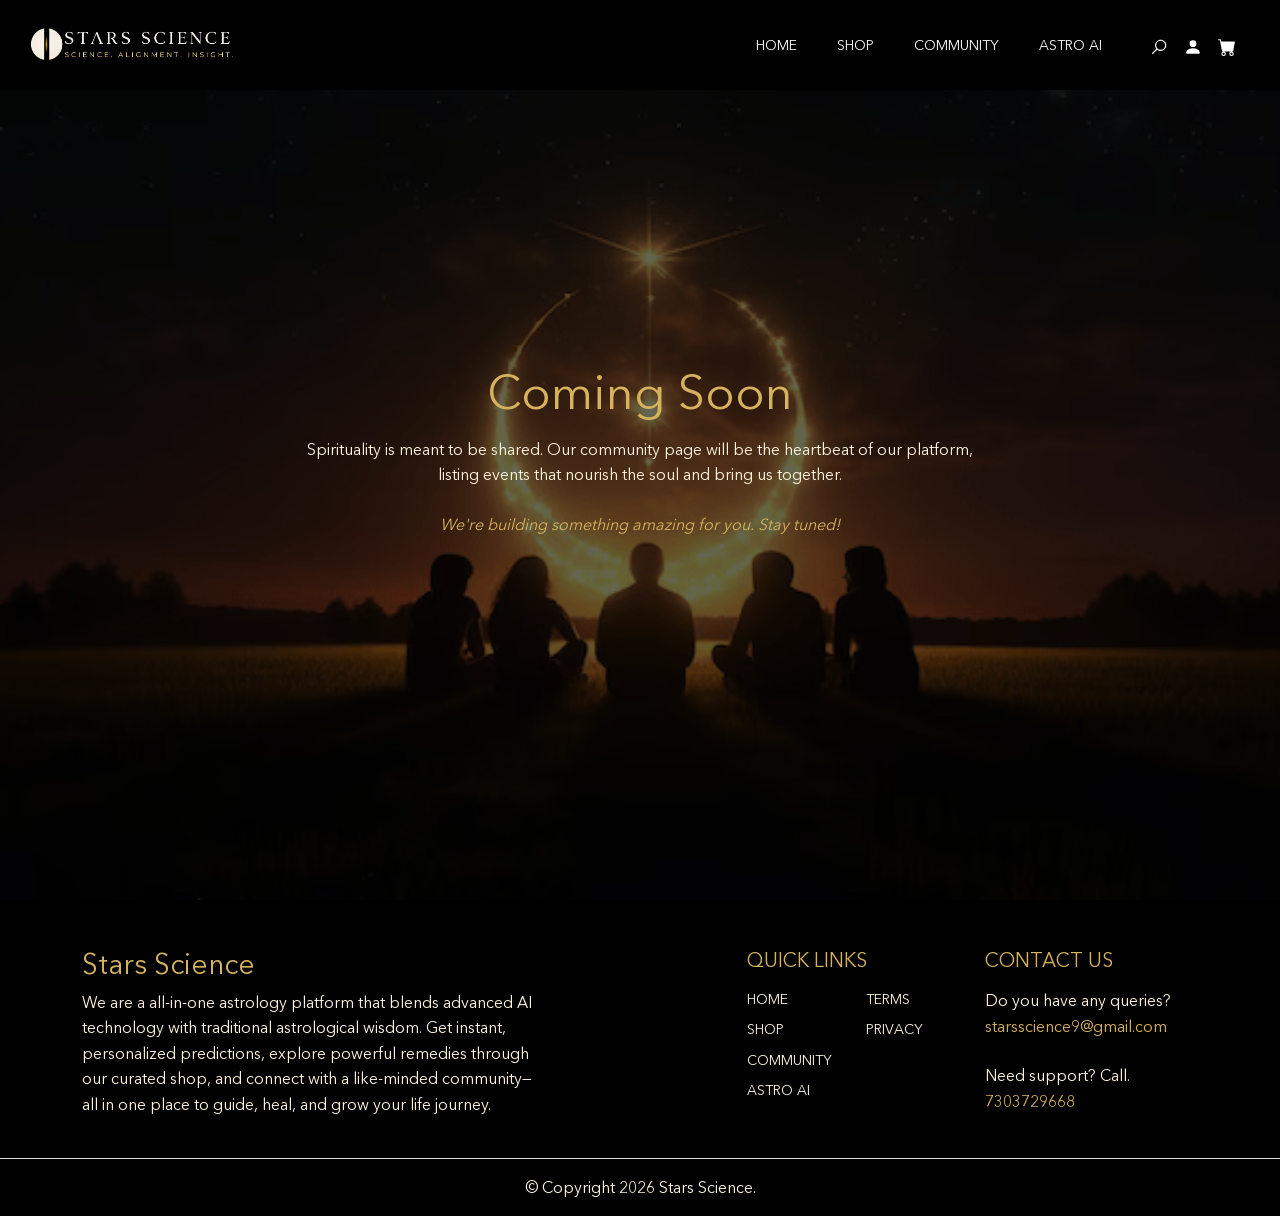
<file: community.html>
<!DOCTYPE html>
<html>

<head>
    <title>Stars Science</title>
    <meta charset="utf-8">
    <meta http-equiv="X-UA-Compatible" content="IE=edge">
    <meta name="viewport" content="width=device-width, initial-scale=1.0">
    <meta name="format-detection" content="telephone=no">
    <meta name="apple-mobile-web-app-capable" content="yes">
    <meta name="author" content="">
    <meta name="keywords" content="">
    <meta name="description" content="">
    <link rel="stylesheet" type="text/css" href="css/bootstrap.min.css">
    <link rel="stylesheet" type="text/css" href="style.css">
    <link rel="stylesheet" href="https://cdn.jsdelivr.net/npm/swiper@9/swiper-bundle.min.css" />
    <link rel="preconnect" href="https://fonts.googleapis.com">
    <link rel="preconnect" href="https://fonts.gstatic.com" crossorigin>
    <link
        href="https://fonts.googleapis.com/css2?family=Jost:wght@300;400;500&family=Lato:wght@300;400;700&display=swap"
        rel="stylesheet">
    <!-- script
    ================================================== -->
    <script src="js/modernizr.js"></script>
    <style>
        * {
            box-sizing: border-box;
            margin: 0;
            padding: 0;
        }

        body,
        html {
            height: 100%;
            font-family: Arial, sans-serif;
        }

        .background {
            background-image: url('./new-img/community\ banner.png');
            /* Replace with your own construction image */
            background-size: cover;
            background-position: center;
            height: 100%;
            position: relative;
        }

        .overlay {
            background-color: rgba(0, 0, 0, 0.6);
            position: absolute;
            top: 0;
            left: 0;
            right: 0;
            bottom: 0;
        }

        .content {
            position: relative;
            z-index: 1;
            color: #fff;
            text-align: center;
            top: 50%;
            transform: translateY(-50%);
            padding: 0 20px;
        }

        h1 {
            font-size: 3rem;
            margin-bottom: 1rem;
            color: #D6B25E;
        }

        p {
            font-size: 1rem;
            max-width: 700px;
            margin: 0 auto 1.5rem;
            color: #FFF4E1;
        }

        .tagline {
            font-style: italic;
            font-size: 1rem;
            color: #D6B25E;
        }

        .text-gl {
            color: #D6B25E;
        }

        .text-wt {
            color: #FFF4E1;
        }

        @media (max-width: 600px) {
            h1 {
                font-size: 2rem;
            }

            p {
                font-size: 1rem;
            }
        }
    </style>
</head>

<body data-bs-spy="scroll" data-bs-target="#navbar" data-bs-root-margin="0px 0px -40%" data-bs-smooth-scroll="true"
    tabindex="0">

    <svg xmlns="http://www.w3.org/2000/svg" style="display: none;">
        <symbol id="search" xmlns="http://www.w3.org/2000/svg" viewBox="0 0 32 32">
            <title>Search</title>
            <path fill="#fff"
                d="M19 3C13.488 3 9 7.488 9 13c0 2.395.84 4.59 2.25 6.313L3.281 27.28l1.439 1.44l7.968-7.969A9.922 9.922 0 0 0 19 23c5.512 0 10-4.488 10-10S24.512 3 19 3zm0 2c4.43 0 8 3.57 8 8s-3.57 8-8 8s-8-3.57-8-8s3.57-8 8-8z" />
        </symbol>
        <symbol xmlns="http://www.w3.org/2000/svg" id="user" viewBox="0 0 16 16">
            <path fill="#FFFFFF" d="M3 14s-1 0-1-1 1-4 6-4 6 3 6 4-1 1-1 1H3Zm5-6a3 3 0 1 0 0-6 3 3 0 0 0 0 6Z" />
        </symbol>
        <symbol xmlns="http://www.w3.org/2000/svg" id="cart" viewBox="0 0 16 16">
            <path fill="#FFFFFF"
                d="M0 1.5A.5.5 0 0 1 .5 1H2a.5.5 0 0 1 .485.379L2.89 3H14.5a.5.5 0 0 1 .491.592l-1.5 8A.5.5 0 0 1 13 12H4a.5.5 0 0 1-.491-.408L2.01 3.607 1.61 2H.5a.5.5 0 0 1-.5-.5zM5 12a2 2 0 1 0 0 4 2 2 0 0 0 0-4zm7 0a2 2 0 1 0 0 4 2 2 0 0 0 0-4zm-7 1a1 1 0 1 1 0 2 1 1 0 0 1 0-2zm7 0a1 1 0 1 1 0 2 1 1 0 0 1 0-2z" />
        </symbol>
        <svg xmlns="http://www.w3.org/2000/svg" id="chevron-left" viewBox="0 0 16 16">
            <path fill-rule="#fff"
                d="M11.354 1.646a.5.5 0 0 1 0 .708L5.707 8l5.647 5.646a.5.5 0 0 1-.708.708l-6-6a.5.5 0 0 1 0-.708l6-6a.5.5 0 0 1 .708 0z" />
        </svg>
        <symbol xmlns="http://www.w3.org/2000/svg" id="chevron-right" viewBox="0 0 16 16">
            <path fill-rule="#fff"
                d="M4.646 1.646a.5.5 0 0 1 .708 0l6 6a.5.5 0 0 1 0 .708l-6 6a.5.5 0 0 1-.708-.708L10.293 8 4.646 2.354a.5.5 0 0 1 0-.708z" />
        </symbol>
        <symbol xmlns="http://www.w3.org/2000/svg" id="cart-outline" viewBox="0 0 16 16">
            <path
                d="M0 1.5A.5.5 0 0 1 .5 1H2a.5.5 0 0 1 .485.379L2.89 3H14.5a.5.5 0 0 1 .49.598l-1 5a.5.5 0 0 1-.465.401l-9.397.472L4.415 11H13a.5.5 0 0 1 0 1H4a.5.5 0 0 1-.491-.408L2.01 3.607 1.61 2H.5a.5.5 0 0 1-.5-.5zM3.102 4l.84 4.479 9.144-.459L13.89 4H3.102zM5 12a2 2 0 1 0 0 4 2 2 0 0 0 0-4zm7 0a2 2 0 1 0 0 4 2 2 0 0 0 0-4zm-7 1a1 1 0 1 1 0 2 1 1 0 0 1 0-2zm7 0a1 1 0 1 1 0 2 1 1 0 0 1 0-2z" />
        </symbol>
        <symbol xmlns="http://www.w3.org/2000/svg" id="quality" viewBox="0 0 16 16">
            <path
                d="M9.669.864 8 0 6.331.864l-1.858.282-.842 1.68-1.337 1.32L2.6 6l-.306 1.854 1.337 1.32.842 1.68 1.858.282L8 12l1.669-.864 1.858-.282.842-1.68 1.337-1.32L13.4 6l.306-1.854-1.337-1.32-.842-1.68L9.669.864zm1.196 1.193.684 1.365 1.086 1.072L12.387 6l.248 1.506-1.086 1.072-.684 1.365-1.51.229L8 10.874l-1.355-.702-1.51-.229-.684-1.365-1.086-1.072L3.614 6l-.25-1.506 1.087-1.072.684-1.365 1.51-.229L8 1.126l1.356.702 1.509.229z" />
            <path d="M4 11.794V16l4-1 4 1v-4.206l-2.018.306L8 13.126 6.018 12.1 4 11.794z" />
        </symbol>
        <symbol xmlns="http://www.w3.org/2000/svg" id="price-tag" viewBox="0 0 16 16">
            <path d="M6 4.5a1.5 1.5 0 1 1-3 0 1.5 1.5 0 0 1 3 0zm-1 0a.5.5 0 1 0-1 0 .5.5 0 0 0 1 0z" />
            <path
                d="M2 1h4.586a1 1 0 0 1 .707.293l7 7a1 1 0 0 1 0 1.414l-4.586 4.586a1 1 0 0 1-1.414 0l-7-7A1 1 0 0 1 1 6.586V2a1 1 0 0 1 1-1zm0 5.586 7 7L13.586 9l-7-7H2v4.586z" />
        </symbol>
        <symbol xmlns="http://www.w3.org/2000/svg" id="shield-plus" viewBox="0 0 16 16">
            <path
                d="M5.338 1.59a61.44 61.44 0 0 0-2.837.856.481.481 0 0 0-.328.39c-.554 4.157.726 7.19 2.253 9.188a10.725 10.725 0 0 0 2.287 2.233c.346.244.652.42.893.533.12.057.218.095.293.118a.55.55 0 0 0 .101.025.615.615 0 0 0 .1-.025c.076-.023.174-.061.294-.118.24-.113.547-.29.893-.533a10.726 10.726 0 0 0 2.287-2.233c1.527-1.997 2.807-5.031 2.253-9.188a.48.48 0 0 0-.328-.39c-.651-.213-1.75-.56-2.837-.855C9.552 1.29 8.531 1.067 8 1.067c-.53 0-1.552.223-2.662.524zM5.072.56C6.157.265 7.31 0 8 0s1.843.265 2.928.56c1.11.3 2.229.655 2.887.87a1.54 1.54 0 0 1 1.044 1.262c.596 4.477-.787 7.795-2.465 9.99a11.775 11.775 0 0 1-2.517 2.453 7.159 7.159 0 0 1-1.048.625c-.28.132-.581.24-.829.24s-.548-.108-.829-.24a7.158 7.158 0 0 1-1.048-.625 11.777 11.777 0 0 1-2.517-2.453C1.928 10.487.545 7.169 1.141 2.692A1.54 1.54 0 0 1 2.185 1.43 62.456 62.456 0 0 1 5.072.56z" />
            <path
                d="M8 4.5a.5.5 0 0 1 .5.5v1.5H10a.5.5 0 0 1 0 1H8.5V9a.5.5 0 0 1-1 0V7.5H6a.5.5 0 0 1 0-1h1.5V5a.5.5 0 0 1 .5-.5z" />
        </symbol>
        <symbol xmlns="http://www.w3.org/2000/svg" id="star-fill" viewBox="0 0 16 16">
            <path
                d="M3.612 15.443c-.386.198-.824-.149-.746-.592l.83-4.73L.173 6.765c-.329-.314-.158-.888.283-.95l4.898-.696L7.538.792c.197-.39.73-.39.927 0l2.184 4.327 4.898.696c.441.062.612.636.282.95l-3.522 3.356.83 4.73c.078.443-.36.79-.746.592L8 13.187l-4.389 2.256z" />
        </symbol>
        <symbol xmlns="http://www.w3.org/2000/svg" id="star-empty" viewBox="0 0 16 16">
            <path
                d="M2.866 14.85c-.078.444.36.791.746.593l4.39-2.256 4.389 2.256c.386.198.824-.149.746-.592l-.83-4.73 3.522-3.356c.33-.314.16-.888-.282-.95l-4.898-.696L8.465.792a.513.513 0 0 0-.927 0L5.354 5.12l-4.898.696c-.441.062-.612.636-.283.95l3.523 3.356-.83 4.73zm4.905-2.767-3.686 1.894.694-3.957a.565.565 0 0 0-.163-.505L1.71 6.745l4.052-.576a.525.525 0 0 0 .393-.288L8 2.223l1.847 3.658a.525.525 0 0 0 .393.288l4.052.575-2.906 2.77a.565.565 0 0 0-.163.506l.694 3.957-3.686-1.894a.503.503 0 0 0-.461 0z" />
        </symbol>
        <symbol xmlns="http://www.w3.org/2000/svg" id="star-half" viewBox="0 0 16 16">
            <path
                d="M5.354 5.119 7.538.792A.516.516 0 0 1 8 .5c.183 0 .366.097.465.292l2.184 4.327 4.898.696A.537.537 0 0 1 16 6.32a.548.548 0 0 1-.17.445l-3.523 3.356.83 4.73c.078.443-.36.79-.746.592L8 13.187l-4.389 2.256a.52.52 0 0 1-.146.05c-.342.06-.668-.254-.6-.642l.83-4.73L.173 6.765a.55.55 0 0 1-.172-.403.58.58 0 0 1 .085-.302.513.513 0 0 1 .37-.245l4.898-.696zM8 12.027a.5.5 0 0 1 .232.056l3.686 1.894-.694-3.957a.565.565 0 0 1 .162-.505l2.907-2.77-4.052-.576a.525.525 0 0 1-.393-.288L8.001 2.223 8 2.226v9.8z" />
        </symbol>
        <symbol xmlns="http://www.w3.org/2000/svg" id="quote" viewBox="0 0 24 24">
            <path fill="currentColor" d="m15 17l2-4h-4V6h7v7l-2 4h-3Zm-9 0l2-4H4V6h7v7l-2 4H6Z" />
        </symbol>
        <symbol xmlns="http://www.w3.org/2000/svg" id="facebook" viewBox="0 0 24 24">
            <path fill="currentColor"
                d="M9.198 21.5h4v-8.01h3.604l.396-3.98h-4V7.5a1 1 0 0 1 1-1h3v-4h-3a5 5 0 0 0-5 5v2.01h-2l-.396 3.98h2.396v8.01Z" />
        </symbol>
        <symbol xmlns="http://www.w3.org/2000/svg" id="youtube" viewBox="0 0 32 32">
            <path fill="currentColor"
                d="M29.41 9.26a3.5 3.5 0 0 0-2.47-2.47C24.76 6.2 16 6.2 16 6.2s-8.76 0-10.94.59a3.5 3.5 0 0 0-2.47 2.47A36.13 36.13 0 0 0 2 16a36.13 36.13 0 0 0 .59 6.74a3.5 3.5 0 0 0 2.47 2.47c2.18.59 10.94.59 10.94.59s8.76 0 10.94-.59a3.5 3.5 0 0 0 2.47-2.47A36.13 36.13 0 0 0 30 16a36.13 36.13 0 0 0-.59-6.74ZM13.2 20.2v-8.4l7.27 4.2Z" />
        </symbol>
        <symbol xmlns="http://www.w3.org/2000/svg" id="twitter" viewBox="0 0 256 256">
            <path fill="currentColor"
                d="m245.66 77.66l-29.9 29.9C209.72 177.58 150.67 232 80 232c-14.52 0-26.49-2.3-35.58-6.84c-7.33-3.67-10.33-7.6-11.08-8.72a8 8 0 0 1 3.85-11.93c.26-.1 24.24-9.31 39.47-26.84a110.93 110.93 0 0 1-21.88-24.2c-12.4-18.41-26.28-50.39-22-98.18a8 8 0 0 1 13.65-4.92c.35.35 33.28 33.1 73.54 43.72V88a47.87 47.87 0 0 1 14.36-34.3A46.87 46.87 0 0 1 168.1 40a48.66 48.66 0 0 1 41.47 24H240a8 8 0 0 1 5.66 13.66Z" />
        </symbol>
        <symbol xmlns="http://www.w3.org/2000/svg" id="instagram" viewBox="0 0 256 256">
            <path fill="currentColor"
                d="M128 80a48 48 0 1 0 48 48a48.05 48.05 0 0 0-48-48Zm0 80a32 32 0 1 1 32-32a32 32 0 0 1-32 32Zm48-136H80a56.06 56.06 0 0 0-56 56v96a56.06 56.06 0 0 0 56 56h96a56.06 56.06 0 0 0 56-56V80a56.06 56.06 0 0 0-56-56Zm40 152a40 40 0 0 1-40 40H80a40 40 0 0 1-40-40V80a40 40 0 0 1 40-40h96a40 40 0 0 1 40 40ZM192 76a12 12 0 1 1-12-12a12 12 0 0 1 12 12Z" />
        </symbol>
        <symbol xmlns="http://www.w3.org/2000/svg" id="linkedin" viewBox="0 0 24 24">
            <path fill="currentColor"
                d="M6.94 5a2 2 0 1 1-4-.002a2 2 0 0 1 4 .002zM7 8.48H3V21h4V8.48zm6.32 0H9.34V21h3.94v-6.57c0-3.66 4.77-4 4.77 0V21H22v-7.93c0-6.17-7.06-5.94-8.72-2.91l.04-1.68z" />
        </symbol>
        <symbol xmlns="http://www.w3.org/2000/svg" id="nav-icon" viewBox="0 0 16 16">
            <path
                d="M14 10.5a.5.5 0 0 0-.5-.5h-3a.5.5 0 0 0 0 1h3a.5.5 0 0 0 .5-.5zm0-3a.5.5 0 0 0-.5-.5h-7a.5.5 0 0 0 0 1h7a.5.5 0 0 0 .5-.5zm0-3a.5.5 0 0 0-.5-.5h-11a.5.5 0 0 0 0 1h11a.5.5 0 0 0 .5-.5z" />
        </symbol>
        <symbol xmlns="http://www.w3.org/2000/svg" id="close" viewBox="0 0 16 16">
            <path
                d="M2.146 2.854a.5.5 0 1 1 .708-.708L8 7.293l5.146-5.147a.5.5 0 0 1 .708.708L8.707 8l5.147 5.146a.5.5 0 0 1-.708.708L8 8.707l-5.146 5.147a.5.5 0 0 1-.708-.708L7.293 8 2.146 2.854Z" />
        </symbol>
        <symbol xmlns="http://www.w3.org/2000/svg" id="navbar-icon" viewBox="0 0 16 16">
  <path fill="#fff" d="M2 4.5a.5.5 0 0 1 .5-.5h11a.5.5 0 0 1 0 1h-11a.5.5 0 0 1-.5-.5zm0 4a.5.5 0 0 1 .5-.5h11a.5.5 0 0 1 0 1h-11a.5.5 0 0 1-.5-.5zm0 4a.5.5 0 0 1 .5-.5h11a.5.5 0 0 1 0 1h-11a.5.5 0 0 1-.5-.5z" />
</symbol>
    </svg>
    <div class="search-popup">
        <div class="search-popup-container">

            <form role="search" method="get" class="search-form" action="">
                <input type="search" id="search-form" class="search-field" placeholder="Type and press enter" value=""
                    name="s" />
                <button type="submit" class="search-submit"><svg class="search">
                        <use xlink:href="#search"></use>
                    </svg></button>
            </form>

            <h5 class="cat-list-title">Browse Categories</h5>

            <ul class="cat-list">
                <li class="cat-list-item">
                    <a href="#" title="Mobile Phones">Mobile Phones</a>
                </li>
                <li class="cat-list-item">
                    <a href="#" title="Smart Watches">Smart Watches</a>
                </li>
                <li class="cat-list-item">
                    <a href="#" title="Headphones">Headphones</a>
                </li>
                <li class="cat-list-item">
                    <a href="#" title="Accessories">Accessories</a>
                </li>
                <li class="cat-list-item">
                    <a href="#" title="Monitors">Monitors</a>
                </li>
                <li class="cat-list-item">
                    <a href="#" title="Speakers">Speakers</a>
                </li>
                <li class="cat-list-item">
                    <a href="#" title="Memory Cards">Memory Cards</a>
                </li>
            </ul>

        </div>
    </div>


    <header id="header" class="site-header header-scrolled position-fixed text-black" style="background: #000;">
        <nav id="header-nav" class="navbar navbar-expand-lg px-0 px-md-3 py-0">
            <div class="container-fluid">
                <a class="navbar-brand" href="index.html">
                    <img src="./new-img/sslogo.png" class="img-fluid" alt="" style="height: 5rem;">
                </a>
                <button class="navbar-toggler d-flex d-lg-none order-3 p-2" type="button" data-bs-toggle="offcanvas"
                    data-bs-target="#bdNavbar" aria-controls="bdNavbar" aria-expanded="false"
                    aria-label="Toggle navigation">
                    <svg class="navbar-icon">
                        <use xlink:href="#navbar-icon"></use>
                    </svg>
                </button>
                <div class="offcanvas offcanvas-end" tabindex="-1" id="bdNavbar"
                    aria-labelledby="bdNavbarOffcanvasLabel">
                    <div class="offcanvas-header px-4 pb-0">
                        <a class="navbar-brand" href="index.html">
                            <img src="./new-img/logo.png" class="img-fluid" alt="">
                        </a>
                        <button type="button" class="btn-close btn-close-black" data-bs-dismiss="offcanvas"
                            aria-label="Close" data-bs-target="#bdNavbar"></button>
                    </div>
                    <div class="offcanvas-body">
                        <ul id="navbar"
                            class="navbar-nav text-uppercase justify-content-end align-items-center flex-grow-1 pe-3">
                            <li class="nav-item">
                                <a class="nav-link me-4" href="./index.html">Home</a>
                            </li>
                            <li class="nav-item">
                                <a class="nav-link me-4" href="./shop.html">Shop</a>
                            </li>
                            <li class="nav-item">
                                <a class="nav-link me-4 active" href="./community.html">Community</a>
                            </li>
                            <li class="nav-item">
                                <a class="nav-link me-4" href="./astroai.html">Astro AI</a>
                            </li>

                            <!-- <li class="nav-item">
                  <a class="nav-link me-4" href="#yearly-sale">Sale</a>
                </li>
                <li class="nav-item">
                  <a class="nav-link me-4" href="#latest-blog">Blog</a>
                </li>
                <li class="nav-item dropdown">
                  <a class="nav-link me-4 dropdown-toggle link-dark" data-bs-toggle="dropdown" href="#" role="button" aria-expanded="false">Pages</a>
                  <ul class="dropdown-menu">
                    <li>
                      <a href="about.html" class="dropdown-item">About</a>
                    </li>
                    <li>
                      <a href="blog.html" class="dropdown-item">Blog</a>
                    </li>
                    <li>
                      <a href="shop.html" class="dropdown-item">Shop</a>
                    </li>
                    <li>
                      <a href="cart.html" class="dropdown-item">Cart</a>
                    </li>
                    <li>
                      <a href="checkout.html" class="dropdown-item">Checkout</a>
                    </li>
                    <li>
                      <a href="single-post.html" class="dropdown-item">Single Post</a>
                    </li>
                    <li>
                      <a href="single-product.html" class="dropdown-item">Single Product</a>
                    </li>
                    <li>
                      <a href="contact.html" class="dropdown-item">Contact</a>
                    </li>
                  </ul>
                </li> -->

                            <li class="nav-item">
                                <div class="user-items ps-3">
                                    <ul class="d-flex justify-content-end list-unstyled">
                                        <li class="search-item pe-3">
                                            <a href="#" class="search-button">
                                                <svg class="search">
                                                    <use xlink:href="#search"></use>
                                                </svg>
                                            </a>
                                        </li>
                                        <li class="pe-3">
                                            <a href="#">
                                                <svg class="user">
                                                    <use xlink:href="#user"></use>
                                                </svg>
                                            </a>
                                        </li>
                                        <li>
                                            <a href="cart.html">
                                                <svg class="cart">
                                                    <use xlink:href="#cart"></use>
                                                </svg>
                                            </a>
                                        </li>
                                    </ul>
                                </div>
                            </li>
                        </ul>
                    </div>
                </div>
            </div>
        </nav>
    </header>



    <div class="background">
        <div class="overlay"></div>
        <div class="content">
            <h1>Coming Soon</h1>
            <p>
                Spirituality is meant to be shared. Our community page will be the heartbeat of our platform, listing
                events that nourish the soul and bring us together.
            </p>
            <p class="tagline">We're building something amazing for you. Stay tuned!</p>
        </div>
    </div>


    <footer id="footer" class="overflow-hidden" style="background-color: #000;">
        <div class="container pt-5">
            <div class="row">
                <div class="footer-top-area">
                    <div class="row d-flex flex-wrap justify-content-between">
                        <div class="col-lg-5 col-sm-6 pb-3">
                            <div class="footer-menu">
                                <h3 class="color-gd">Stars Science</h3>
                <p class="color-wt">We are a all-in-one astrology platform that blends advanced AI technology with
                  traditional astrological wisdom. Get instant, personalized predictions, explore powerful remedies
                  through our curated shop, and connect with a like-minded community—all in one place to guide, heal,
                  and grow your life journey.</p>

                            </div>
                        </div>
                        <div class="col-lg-5">
                            <div class="row">
                                <div class="col-lg-6 col-sm-6 pb-3">
                                    <div class="footer-menu text-uppercase">
                                        <h5 class="widget-title pb-2 text-gl">Quick Links</h5>
                                        <div class="row">
                                            <div class="col-md-6">
                                                <ul class="menu-list list-unstyled text-uppercase">
                                            <li class="menu-item pb-2">
                                                <a class="text-wt" href="./index.html">Home</a>
                                            </li>
                                            <!-- <li class="menu-item pb-2">
                                                <a href="#">About</a>
                                            </li> -->
                                            <li class="menu-item pb-2">
                                                <a class="text-wt" href="./shop.html">Shop</a>
                                            </li>
                                            <li class="menu-item pb-2">
                                                <a class="text-wt" href="./community.html">Community</a>
                                            </li>
                                            <li class="menu-item pb-2">
                                                <a class="text-wt" href="./astroai.html">Astro AI</a>
                                            </li>
                                        </ul>
                                            </div>
                                            <div class="col-md-6">
                                                <ul class="menu-list list-unstyled text-uppercase">
                                            
                                            <li class="menu-item pb-2">
                                                <a class="text-wt" href="./t&c.html">
                                                    Terms 
                                                </a>
                                            </li>
                                            <li class="menu-item pb-2">
                                                <a class="text-wt" href="./privacy.html">
                                                    Privacy 
                                                </a>
                                            </li>
                                        </ul>
                                            </div>
                                        </div>
                                    </div>
                                </div>
                                <div class="col-lg-6 col-sm-6 pb-3">
                                    <div class="footer-menu contact-item">
                                        <h5 class="widget-title text-uppercase text-gl pb-2">Contact Us</h5>
                                        <p>Do you have any queries? <a href="mailto:"
                                                class="text-gl">starsscience9@gmail.com</a>
                                        </p>
                                        <p class="color-wt">Need support? Call. <a class="color-gd" href=""><br>7303729668</a>
                    </p>
                                    </div>
                                </div>
                            </div>
                        </div>

                        <div class="col-lg-3 col-sm-6 pb-3 d-none">
                            <div class="footer-menu text-uppercase">
                                <h5 class="widget-title pb-2">Help & Info Help</h5>
                                <ul class="menu-list list-unstyled">
                                    <li class="menu-item pb-2">
                                        <a href="#">Track Your Order</a>
                                    </li>
                                    <li class="menu-item pb-2">
                                        <a href="#">Returns Policies</a>
                                    </li>
                                    <li class="menu-item pb-2">
                                        <a href="#">Shipping + Delivery</a>
                                    </li>
                                    <li class="menu-item pb-2">
                                        <a href="#">Contact Us</a>
                                    </li>
                                    <li class="menu-item pb-2">
                                        <a href="#">Faqs</a>
                                    </li>
                                </ul>
                            </div>
                        </div>

                    </div>
                </div>
            </div>
        </div>
    
    </footer>
    <div id="footer-bottom" style="background-color: #000; border-top: 1px solid #dcdcdc;">
        <div class="container">
            <div class="row d-flex flex-wrap justify-content-center">
                <!-- <div class="col-md-4 col-sm-6">
            <div class="Shipping d-flex">
              <p>We ship with:</p>
              <div class="card-wrap ps-2">
                <img src="images/dhl.png" alt="visa">
                <img src="images/shippingcard.png" alt="mastercard">
              </div>
            </div>
          </div>
          <div class="col-md-4 col-sm-6">
            <div class="payment-method d-flex">
              <p>Payment options:</p>
              <div class="card-wrap ps-2">
                <img src="images/visa.jpg" alt="visa">
                <img src="images/mastercard.jpg" alt="mastercard">
                <img src="images/paypal.jpg" alt="paypal">
              </div>
            </div>
          </div> -->
                <div class="col-md-4 col-sm-6">
                    <div class="copyright text-center mt-3">
                        <p class="mb-3 color-wt">© Copyright 2026 Stars Science.
            </p>
                    </div>
                </div>
            </div>
        </div>
    </div>


    <script src="js/jquery-1.11.0.min.js"></script>
    <script src="https://cdn.jsdelivr.net/npm/swiper/swiper-bundle.min.js"></script>
    <script type="text/javascript" src="js/bootstrap.bundle.min.js"></script>
    <script type="text/javascript" src="js/plugins.js"></script>
    <script type="text/javascript" src="js/script.js"></script>
</body>

</html>
</file>
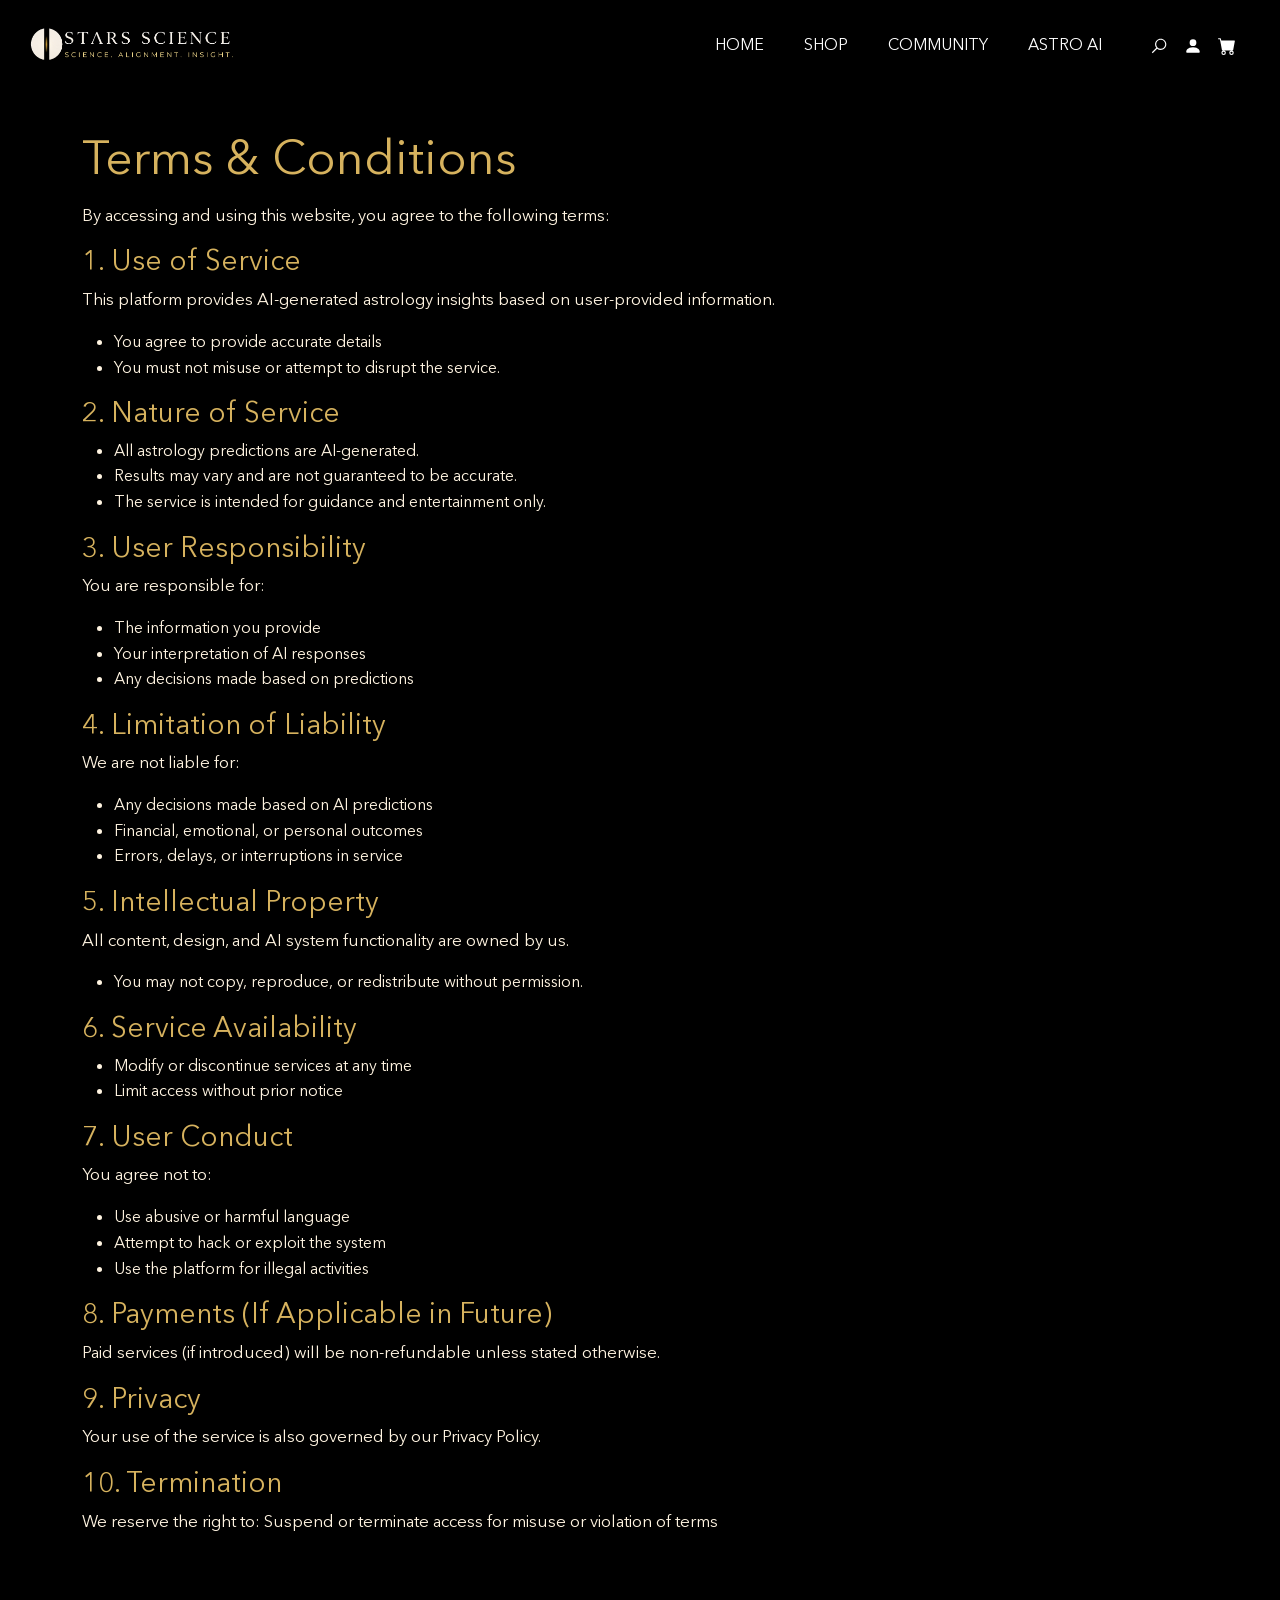
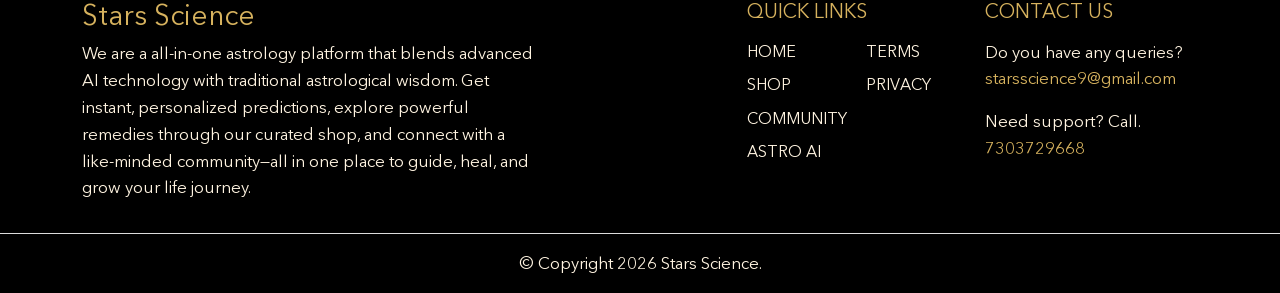
<file: privacy.html>
<!DOCTYPE html>
<html>

<head>
    <title>Stars Science</title>
    <meta charset="utf-8">
    <meta http-equiv="X-UA-Compatible" content="IE=edge">
    <meta name="viewport" content="width=device-width, initial-scale=1.0">
    <meta name="format-detection" content="telephone=no">
    <meta name="apple-mobile-web-app-capable" content="yes">
    <meta name="author" content="">
    <meta name="keywords" content="">
    <meta name="description" content="">
    <link rel="stylesheet" type="text/css" href="css/bootstrap.min.css">
    <link rel="stylesheet" type="text/css" href="style.css">
    <link rel="stylesheet" href="https://cdn.jsdelivr.net/npm/swiper@9/swiper-bundle.min.css" />
    <link rel="preconnect" href="https://fonts.googleapis.com">
    <link rel="preconnect" href="https://fonts.gstatic.com" crossorigin>
    <link
        href="https://fonts.googleapis.com/css2?family=Jost:wght@300;400;500&family=Lato:wght@300;400;700&display=swap"
        rel="stylesheet">
    <!-- script
    ================================================== -->
    <script src="js/modernizr.js"></script>
    <style>
        * {
            box-sizing: border-box;
            margin: 0;
            padding: 0;
        }

        body,
        html {
            height: 100%;
            font-family: Arial, sans-serif;
        }

        .background {
            background-image: url('./new-img/community\ banner.png');
            /* Replace with your own construction image */
            background-size: cover;
            background-position: center;
            height: 100%;
            position: relative;
        }

        .overlay {
            background-color: rgba(0, 0, 0, 0.6);
            position: absolute;
            top: 0;
            left: 0;
            right: 0;
            bottom: 0;
        }

        .content {
            position: relative;
            z-index: 1;
            color: #fff;
            text-align: center;
            top: 50%;
            transform: translateY(-50%);
            padding: 0 20px;
        }

        h1 {
            font-size: 3rem;
            margin-bottom: 1rem;
            color: #D6B25E;
        }

        h3{
            color: #D6B25E;
        }

        ul li{
            color: #FFF4E1;
            font-size: 1rem;
        }

        p{
            color: #FFF4E1;
        }

        .tagline {
            font-style: italic;
            font-size: 1rem;
            color: #D6B25E;
        }

        .text-gl {
            color: #D6B25E;
        }

        .text-wt {
            color: #FFF4E1;
        }

        @media (max-width: 600px) {
            h1 {
                font-size: 2rem;
            }

            p {
                font-size: 1rem;
            }
        }
    </style>
</head>

<body data-bs-spy="scroll" data-bs-target="#navbar" data-bs-root-margin="0px 0px -40%" data-bs-smooth-scroll="true"
    tabindex="0">

    <svg xmlns="http://www.w3.org/2000/svg" style="display: none;">
        <symbol id="search" xmlns="http://www.w3.org/2000/svg" viewBox="0 0 32 32">
            <title>Search</title>
            <path fill="#fff"
                d="M19 3C13.488 3 9 7.488 9 13c0 2.395.84 4.59 2.25 6.313L3.281 27.28l1.439 1.44l7.968-7.969A9.922 9.922 0 0 0 19 23c5.512 0 10-4.488 10-10S24.512 3 19 3zm0 2c4.43 0 8 3.57 8 8s-3.57 8-8 8s-8-3.57-8-8s3.57-8 8-8z" />
        </symbol>
        <symbol xmlns="http://www.w3.org/2000/svg" id="user" viewBox="0 0 16 16">
            <path fill="#FFFFFF" d="M3 14s-1 0-1-1 1-4 6-4 6 3 6 4-1 1-1 1H3Zm5-6a3 3 0 1 0 0-6 3 3 0 0 0 0 6Z" />
        </symbol>
        <symbol xmlns="http://www.w3.org/2000/svg" id="cart" viewBox="0 0 16 16">
            <path fill="#FFFFFF"
                d="M0 1.5A.5.5 0 0 1 .5 1H2a.5.5 0 0 1 .485.379L2.89 3H14.5a.5.5 0 0 1 .491.592l-1.5 8A.5.5 0 0 1 13 12H4a.5.5 0 0 1-.491-.408L2.01 3.607 1.61 2H.5a.5.5 0 0 1-.5-.5zM5 12a2 2 0 1 0 0 4 2 2 0 0 0 0-4zm7 0a2 2 0 1 0 0 4 2 2 0 0 0 0-4zm-7 1a1 1 0 1 1 0 2 1 1 0 0 1 0-2zm7 0a1 1 0 1 1 0 2 1 1 0 0 1 0-2z" />
        </symbol>
        <svg xmlns="http://www.w3.org/2000/svg" id="chevron-left" viewBox="0 0 16 16">
            <path fill-rule="#fff"
                d="M11.354 1.646a.5.5 0 0 1 0 .708L5.707 8l5.647 5.646a.5.5 0 0 1-.708.708l-6-6a.5.5 0 0 1 0-.708l6-6a.5.5 0 0 1 .708 0z" />
        </svg>
        <symbol xmlns="http://www.w3.org/2000/svg" id="chevron-right" viewBox="0 0 16 16">
            <path fill-rule="#fff"
                d="M4.646 1.646a.5.5 0 0 1 .708 0l6 6a.5.5 0 0 1 0 .708l-6 6a.5.5 0 0 1-.708-.708L10.293 8 4.646 2.354a.5.5 0 0 1 0-.708z" />
        </symbol>
        <symbol xmlns="http://www.w3.org/2000/svg" id="cart-outline" viewBox="0 0 16 16">
            <path
                d="M0 1.5A.5.5 0 0 1 .5 1H2a.5.5 0 0 1 .485.379L2.89 3H14.5a.5.5 0 0 1 .49.598l-1 5a.5.5 0 0 1-.465.401l-9.397.472L4.415 11H13a.5.5 0 0 1 0 1H4a.5.5 0 0 1-.491-.408L2.01 3.607 1.61 2H.5a.5.5 0 0 1-.5-.5zM3.102 4l.84 4.479 9.144-.459L13.89 4H3.102zM5 12a2 2 0 1 0 0 4 2 2 0 0 0 0-4zm7 0a2 2 0 1 0 0 4 2 2 0 0 0 0-4zm-7 1a1 1 0 1 1 0 2 1 1 0 0 1 0-2zm7 0a1 1 0 1 1 0 2 1 1 0 0 1 0-2z" />
        </symbol>
        <symbol xmlns="http://www.w3.org/2000/svg" id="quality" viewBox="0 0 16 16">
            <path
                d="M9.669.864 8 0 6.331.864l-1.858.282-.842 1.68-1.337 1.32L2.6 6l-.306 1.854 1.337 1.32.842 1.68 1.858.282L8 12l1.669-.864 1.858-.282.842-1.68 1.337-1.32L13.4 6l.306-1.854-1.337-1.32-.842-1.68L9.669.864zm1.196 1.193.684 1.365 1.086 1.072L12.387 6l.248 1.506-1.086 1.072-.684 1.365-1.51.229L8 10.874l-1.355-.702-1.51-.229-.684-1.365-1.086-1.072L3.614 6l-.25-1.506 1.087-1.072.684-1.365 1.51-.229L8 1.126l1.356.702 1.509.229z" />
            <path d="M4 11.794V16l4-1 4 1v-4.206l-2.018.306L8 13.126 6.018 12.1 4 11.794z" />
        </symbol>
        <symbol xmlns="http://www.w3.org/2000/svg" id="price-tag" viewBox="0 0 16 16">
            <path d="M6 4.5a1.5 1.5 0 1 1-3 0 1.5 1.5 0 0 1 3 0zm-1 0a.5.5 0 1 0-1 0 .5.5 0 0 0 1 0z" />
            <path
                d="M2 1h4.586a1 1 0 0 1 .707.293l7 7a1 1 0 0 1 0 1.414l-4.586 4.586a1 1 0 0 1-1.414 0l-7-7A1 1 0 0 1 1 6.586V2a1 1 0 0 1 1-1zm0 5.586 7 7L13.586 9l-7-7H2v4.586z" />
        </symbol>
        <symbol xmlns="http://www.w3.org/2000/svg" id="shield-plus" viewBox="0 0 16 16">
            <path
                d="M5.338 1.59a61.44 61.44 0 0 0-2.837.856.481.481 0 0 0-.328.39c-.554 4.157.726 7.19 2.253 9.188a10.725 10.725 0 0 0 2.287 2.233c.346.244.652.42.893.533.12.057.218.095.293.118a.55.55 0 0 0 .101.025.615.615 0 0 0 .1-.025c.076-.023.174-.061.294-.118.24-.113.547-.29.893-.533a10.726 10.726 0 0 0 2.287-2.233c1.527-1.997 2.807-5.031 2.253-9.188a.48.48 0 0 0-.328-.39c-.651-.213-1.75-.56-2.837-.855C9.552 1.29 8.531 1.067 8 1.067c-.53 0-1.552.223-2.662.524zM5.072.56C6.157.265 7.31 0 8 0s1.843.265 2.928.56c1.11.3 2.229.655 2.887.87a1.54 1.54 0 0 1 1.044 1.262c.596 4.477-.787 7.795-2.465 9.99a11.775 11.775 0 0 1-2.517 2.453 7.159 7.159 0 0 1-1.048.625c-.28.132-.581.24-.829.24s-.548-.108-.829-.24a7.158 7.158 0 0 1-1.048-.625 11.777 11.777 0 0 1-2.517-2.453C1.928 10.487.545 7.169 1.141 2.692A1.54 1.54 0 0 1 2.185 1.43 62.456 62.456 0 0 1 5.072.56z" />
            <path
                d="M8 4.5a.5.5 0 0 1 .5.5v1.5H10a.5.5 0 0 1 0 1H8.5V9a.5.5 0 0 1-1 0V7.5H6a.5.5 0 0 1 0-1h1.5V5a.5.5 0 0 1 .5-.5z" />
        </symbol>
        <symbol xmlns="http://www.w3.org/2000/svg" id="star-fill" viewBox="0 0 16 16">
            <path
                d="M3.612 15.443c-.386.198-.824-.149-.746-.592l.83-4.73L.173 6.765c-.329-.314-.158-.888.283-.95l4.898-.696L7.538.792c.197-.39.73-.39.927 0l2.184 4.327 4.898.696c.441.062.612.636.282.95l-3.522 3.356.83 4.73c.078.443-.36.79-.746.592L8 13.187l-4.389 2.256z" />
        </symbol>
        <symbol xmlns="http://www.w3.org/2000/svg" id="star-empty" viewBox="0 0 16 16">
            <path
                d="M2.866 14.85c-.078.444.36.791.746.593l4.39-2.256 4.389 2.256c.386.198.824-.149.746-.592l-.83-4.73 3.522-3.356c.33-.314.16-.888-.282-.95l-4.898-.696L8.465.792a.513.513 0 0 0-.927 0L5.354 5.12l-4.898.696c-.441.062-.612.636-.283.95l3.523 3.356-.83 4.73zm4.905-2.767-3.686 1.894.694-3.957a.565.565 0 0 0-.163-.505L1.71 6.745l4.052-.576a.525.525 0 0 0 .393-.288L8 2.223l1.847 3.658a.525.525 0 0 0 .393.288l4.052.575-2.906 2.77a.565.565 0 0 0-.163.506l.694 3.957-3.686-1.894a.503.503 0 0 0-.461 0z" />
        </symbol>
        <symbol xmlns="http://www.w3.org/2000/svg" id="star-half" viewBox="0 0 16 16">
            <path
                d="M5.354 5.119 7.538.792A.516.516 0 0 1 8 .5c.183 0 .366.097.465.292l2.184 4.327 4.898.696A.537.537 0 0 1 16 6.32a.548.548 0 0 1-.17.445l-3.523 3.356.83 4.73c.078.443-.36.79-.746.592L8 13.187l-4.389 2.256a.52.52 0 0 1-.146.05c-.342.06-.668-.254-.6-.642l.83-4.73L.173 6.765a.55.55 0 0 1-.172-.403.58.58 0 0 1 .085-.302.513.513 0 0 1 .37-.245l4.898-.696zM8 12.027a.5.5 0 0 1 .232.056l3.686 1.894-.694-3.957a.565.565 0 0 1 .162-.505l2.907-2.77-4.052-.576a.525.525 0 0 1-.393-.288L8.001 2.223 8 2.226v9.8z" />
        </symbol>
        <symbol xmlns="http://www.w3.org/2000/svg" id="quote" viewBox="0 0 24 24">
            <path fill="currentColor" d="m15 17l2-4h-4V6h7v7l-2 4h-3Zm-9 0l2-4H4V6h7v7l-2 4H6Z" />
        </symbol>
        <symbol xmlns="http://www.w3.org/2000/svg" id="facebook" viewBox="0 0 24 24">
            <path fill="currentColor"
                d="M9.198 21.5h4v-8.01h3.604l.396-3.98h-4V7.5a1 1 0 0 1 1-1h3v-4h-3a5 5 0 0 0-5 5v2.01h-2l-.396 3.98h2.396v8.01Z" />
        </symbol>
        <symbol xmlns="http://www.w3.org/2000/svg" id="youtube" viewBox="0 0 32 32">
            <path fill="currentColor"
                d="M29.41 9.26a3.5 3.5 0 0 0-2.47-2.47C24.76 6.2 16 6.2 16 6.2s-8.76 0-10.94.59a3.5 3.5 0 0 0-2.47 2.47A36.13 36.13 0 0 0 2 16a36.13 36.13 0 0 0 .59 6.74a3.5 3.5 0 0 0 2.47 2.47c2.18.59 10.94.59 10.94.59s8.76 0 10.94-.59a3.5 3.5 0 0 0 2.47-2.47A36.13 36.13 0 0 0 30 16a36.13 36.13 0 0 0-.59-6.74ZM13.2 20.2v-8.4l7.27 4.2Z" />
        </symbol>
        <symbol xmlns="http://www.w3.org/2000/svg" id="twitter" viewBox="0 0 256 256">
            <path fill="currentColor"
                d="m245.66 77.66l-29.9 29.9C209.72 177.58 150.67 232 80 232c-14.52 0-26.49-2.3-35.58-6.84c-7.33-3.67-10.33-7.6-11.08-8.72a8 8 0 0 1 3.85-11.93c.26-.1 24.24-9.31 39.47-26.84a110.93 110.93 0 0 1-21.88-24.2c-12.4-18.41-26.28-50.39-22-98.18a8 8 0 0 1 13.65-4.92c.35.35 33.28 33.1 73.54 43.72V88a47.87 47.87 0 0 1 14.36-34.3A46.87 46.87 0 0 1 168.1 40a48.66 48.66 0 0 1 41.47 24H240a8 8 0 0 1 5.66 13.66Z" />
        </symbol>
        <symbol xmlns="http://www.w3.org/2000/svg" id="instagram" viewBox="0 0 256 256">
            <path fill="currentColor"
                d="M128 80a48 48 0 1 0 48 48a48.05 48.05 0 0 0-48-48Zm0 80a32 32 0 1 1 32-32a32 32 0 0 1-32 32Zm48-136H80a56.06 56.06 0 0 0-56 56v96a56.06 56.06 0 0 0 56 56h96a56.06 56.06 0 0 0 56-56V80a56.06 56.06 0 0 0-56-56Zm40 152a40 40 0 0 1-40 40H80a40 40 0 0 1-40-40V80a40 40 0 0 1 40-40h96a40 40 0 0 1 40 40ZM192 76a12 12 0 1 1-12-12a12 12 0 0 1 12 12Z" />
        </symbol>
        <symbol xmlns="http://www.w3.org/2000/svg" id="linkedin" viewBox="0 0 24 24">
            <path fill="currentColor"
                d="M6.94 5a2 2 0 1 1-4-.002a2 2 0 0 1 4 .002zM7 8.48H3V21h4V8.48zm6.32 0H9.34V21h3.94v-6.57c0-3.66 4.77-4 4.77 0V21H22v-7.93c0-6.17-7.06-5.94-8.72-2.91l.04-1.68z" />
        </symbol>
        <symbol xmlns="http://www.w3.org/2000/svg" id="nav-icon" viewBox="0 0 16 16">
            <path
                d="M14 10.5a.5.5 0 0 0-.5-.5h-3a.5.5 0 0 0 0 1h3a.5.5 0 0 0 .5-.5zm0-3a.5.5 0 0 0-.5-.5h-7a.5.5 0 0 0 0 1h7a.5.5 0 0 0 .5-.5zm0-3a.5.5 0 0 0-.5-.5h-11a.5.5 0 0 0 0 1h11a.5.5 0 0 0 .5-.5z" />
        </symbol>
        <symbol xmlns="http://www.w3.org/2000/svg" id="close" viewBox="0 0 16 16">
            <path
                d="M2.146 2.854a.5.5 0 1 1 .708-.708L8 7.293l5.146-5.147a.5.5 0 0 1 .708.708L8.707 8l5.147 5.146a.5.5 0 0 1-.708.708L8 8.707l-5.146 5.147a.5.5 0 0 1-.708-.708L7.293 8 2.146 2.854Z" />
        </symbol>
        <symbol xmlns="http://www.w3.org/2000/svg" id="navbar-icon" viewBox="0 0 16 16">
  <path fill="#fff" d="M2 4.5a.5.5 0 0 1 .5-.5h11a.5.5 0 0 1 0 1h-11a.5.5 0 0 1-.5-.5zm0 4a.5.5 0 0 1 .5-.5h11a.5.5 0 0 1 0 1h-11a.5.5 0 0 1-.5-.5zm0 4a.5.5 0 0 1 .5-.5h11a.5.5 0 0 1 0 1h-11a.5.5 0 0 1-.5-.5z" />
</symbol>
    </svg>
    <div class="search-popup">
        <div class="search-popup-container">

            <form role="search" method="get" class="search-form" action="">
                <input type="search" id="search-form" class="search-field" placeholder="Type and press enter" value=""
                    name="s" />
                <button type="submit" class="search-submit"><svg class="search">
                        <use xlink:href="#search"></use>
                    </svg></button>
            </form>

            <h5 class="cat-list-title">Browse Categories</h5>

            <ul class="cat-list">
                <li class="cat-list-item">
                    <a href="#" title="Mobile Phones">Mobile Phones</a>
                </li>
                <li class="cat-list-item">
                    <a href="#" title="Smart Watches">Smart Watches</a>
                </li>
                <li class="cat-list-item">
                    <a href="#" title="Headphones">Headphones</a>
                </li>
                <li class="cat-list-item">
                    <a href="#" title="Accessories">Accessories</a>
                </li>
                <li class="cat-list-item">
                    <a href="#" title="Monitors">Monitors</a>
                </li>
                <li class="cat-list-item">
                    <a href="#" title="Speakers">Speakers</a>
                </li>
                <li class="cat-list-item">
                    <a href="#" title="Memory Cards">Memory Cards</a>
                </li>
            </ul>

        </div>
    </div>


    <header id="header" class="site-header header-scrolled position-fixed text-black" style="background: #000;">
        <nav id="header-nav" class="navbar navbar-expand-lg px-0 px-md-3 py-0">
            <div class="container-fluid">
                <a class="navbar-brand" href="index.html">
                    <img src="./new-img/sslogo.png" class="img-fluid" alt="" style="height: 5rem;">
                </a>
                <button class="navbar-toggler d-flex d-lg-none order-3 p-2" type="button" data-bs-toggle="offcanvas"
                    data-bs-target="#bdNavbar" aria-controls="bdNavbar" aria-expanded="false"
                    aria-label="Toggle navigation">
                    <svg class="navbar-icon">
                        <use xlink:href="#navbar-icon"></use>
                    </svg>
                </button>
                <div class="offcanvas offcanvas-end" tabindex="-1" id="bdNavbar"
                    aria-labelledby="bdNavbarOffcanvasLabel">
                    <div class="offcanvas-header px-4 pb-0">
                        <a class="navbar-brand" href="index.html">
                            <img src="./new-img/logo.png" class="img-fluid" alt="">
                        </a>
                        <button type="button" class="btn-close btn-close-black" data-bs-dismiss="offcanvas"
                            aria-label="Close" data-bs-target="#bdNavbar"></button>
                    </div>
                    <div class="offcanvas-body">
                        <ul id="navbar"
                            class="navbar-nav text-uppercase justify-content-end align-items-center flex-grow-1 pe-3">
                            <li class="nav-item">
                                <a class="nav-link me-4" href="./index.html">Home</a>
                            </li>
                            <li class="nav-item">
                                <a class="nav-link me-4" href="./shop.html">Shop</a>
                            </li>
                            <li class="nav-item">
                                <a class="nav-link me-4 active" href="./community.html">Community</a>
                            </li>
                            <li class="nav-item">
                                <a class="nav-link me-4" href="./astroai.html">Astro AI</a>
                            </li>

                            <!-- <li class="nav-item">
                  <a class="nav-link me-4" href="#yearly-sale">Sale</a>
                </li>
                <li class="nav-item">
                  <a class="nav-link me-4" href="#latest-blog">Blog</a>
                </li>
                <li class="nav-item dropdown">
                  <a class="nav-link me-4 dropdown-toggle link-dark" data-bs-toggle="dropdown" href="#" role="button" aria-expanded="false">Pages</a>
                  <ul class="dropdown-menu">
                    <li>
                      <a href="about.html" class="dropdown-item">About</a>
                    </li>
                    <li>
                      <a href="blog.html" class="dropdown-item">Blog</a>
                    </li>
                    <li>
                      <a href="shop.html" class="dropdown-item">Shop</a>
                    </li>
                    <li>
                      <a href="cart.html" class="dropdown-item">Cart</a>
                    </li>
                    <li>
                      <a href="checkout.html" class="dropdown-item">Checkout</a>
                    </li>
                    <li>
                      <a href="single-post.html" class="dropdown-item">Single Post</a>
                    </li>
                    <li>
                      <a href="single-product.html" class="dropdown-item">Single Product</a>
                    </li>
                    <li>
                      <a href="contact.html" class="dropdown-item">Contact</a>
                    </li>
                  </ul>
                </li> -->

                            <li class="nav-item">
                                <div class="user-items ps-3">
                                    <ul class="d-flex justify-content-end list-unstyled">
                                        <li class="search-item pe-3">
                                            <a href="#" class="search-button">
                                                <svg class="search">
                                                    <use xlink:href="#search"></use>
                                                </svg>
                                            </a>
                                        </li>
                                        <li class="pe-3">
                                            <a href="#">
                                                <svg class="user">
                                                    <use xlink:href="#user"></use>
                                                </svg>
                                            </a>
                                        </li>
                                        <li>
                                            <a href="cart.html">
                                                <svg class="cart">
                                                    <use xlink:href="#cart"></use>
                                                </svg>
                                            </a>
                                        </li>
                                    </ul>
                                </div>
                            </li>
                        </ul>
                    </div>
                </div>
            </div>
        </nav>
    </header>


    <div style="background-color: #000; padding-top: 8rem;">
        <div class="container">
            <div class="row">
                <h1>Terms & Conditions
                </h1>
                <p>By accessing and using this website, you agree to the following terms:</p>
                <div class="col-md-12">
                    <h3>1. Use of Service</h3>
                    <p>
                        This platform provides AI-generated astrology insights based on user-provided information.
    
                    </p>
                    <ul>
                        <li>You agree to provide accurate details
                        </li>
                        <li>
                            You must not misuse or attempt to disrupt the service.
    
                        </li>
    
                    </ul>
                </div>
                <div class="col-md-12">
                    <h3>2. Nature of Service</h3>
    
                    <ul>
                        <li>All astrology predictions are AI-generated.</li>
                        <li>Results may vary and are not guaranteed to be accurate.
                        </li>
                        <li>The service is intended for guidance and entertainment only.
                        </li>
    
                    </ul>
                </div>
                <div class="col-md-12">
                    <h3>3. User Responsibility</h3>
                    <p>You are responsible for:</p>
                    <ul>
                        <li>The information you provide</li>
                        <li>
                            Your interpretation of AI responses
                        </li>
                        <li>Any decisions made based on predictions</li>
                    </ul>
                </div>
                <div class="col-md-12">
                    <h3>4. Limitation of Liability
                    </h3>
                    <p>
                        We are not liable for:
                    </p>
                    <ul>
                        <li>Any decisions made based on AI predictions
                        </li>
                        <li>Financial, emotional, or personal outcomes
    
                        </li>
                        <li>
                            Errors, delays, or interruptions in service
                        </li>
                    </ul>
                </div>
                <div class="col-md-12">
                    <h3>5. Intellectual Property
                    </h3>
                    <p>All content, design, and AI system functionality are owned by us.
                    </p>
                    <ul>
                        <li>You may not copy, reproduce, or redistribute without permission.
                        </li>
    
                    </ul>
    
                </div>
                <div class="col-md-12">
                    <h3>6. Service Availability</h3>
                    <ul>
                        <li>Modify or discontinue services at any time
                        </li>
                        <li>Limit access without prior notice
                        </li>
                    </ul>
                </div>
                <div class="col-md-12">
                    <h3>7. User Conduct</h3>
                    <p>You agree not to:
                    </p>
                    <ul>
                        <li>Use abusive or harmful language
                        </li>
                        <li>Attempt to hack or exploit the system</li>
                        <li>Use the platform for illegal activities</li>
                    </ul>
                </div>
                <div class="col-md-12">
                    <h3>8. Payments (If Applicable in Future)</h3>
                    <p>Paid services (if introduced) will be non-refundable unless stated otherwise.
                    </p>
                </div>
                <div class="col-md-12">
                    <h3>9. Privacy
                    </h3>
                    <p>Your use of the service is also governed by our <a href="./privacy.html">Privacy Policy</a>.
                    </p>
                </div>
                <div class="col-md-12">
                    <h3>10. Termination
                    </h3>
                    <p>We reserve the right to: Suspend or terminate access for misuse or violation of terms</p>
                </div>
            </div>
        </div>
    </div>


    <footer id="footer" class="overflow-hidden" style="background-color: #000;">
        <div class="container pt-5">
            <div class="row">
                <div class="footer-top-area">
                    <div class="row d-flex flex-wrap justify-content-between">
                        <div class="col-lg-5 col-sm-6 pb-3">
                            <div class="footer-menu">
                                <h3 class="color-gd">Stars Science</h3>
                <p class="color-wt">We are a all-in-one astrology platform that blends advanced AI technology with
                  traditional astrological wisdom. Get instant, personalized predictions, explore powerful remedies
                  through our curated shop, and connect with a like-minded community—all in one place to guide, heal,
                  and grow your life journey.</p>

                            </div>
                        </div>
                        <div class="col-lg-5">
                            <div class="row">
                                <div class="col-lg-6 col-sm-6 pb-3">
                                    <div class="footer-menu text-uppercase">
                                        <h5 class="widget-title pb-2 text-gl">Quick Links</h5>
                                        <div class="row">
                                            <div class="col-md-6">
                                                <ul class="menu-list list-unstyled text-uppercase">
                                            <li class="menu-item pb-2">
                                                <a class="text-wt" href="./index.html">Home</a>
                                            </li>
                                            <!-- <li class="menu-item pb-2">
                                                <a href="#">About</a>
                                            </li> -->
                                            <li class="menu-item pb-2">
                                                <a class="text-wt" href="./shop.html">Shop</a>
                                            </li>
                                            <li class="menu-item pb-2">
                                                <a class="text-wt" href="./community.html">Community</a>
                                            </li>
                                            <li class="menu-item pb-2">
                                                <a class="text-wt" href="./astroai.html">Astro AI</a>
                                            </li>
                                        </ul>
                                            </div>
                                            <div class="col-md-6">
                                                <ul class="menu-list list-unstyled text-uppercase">
                                            
                                            <li class="menu-item pb-2">
                                                <a class="text-wt" href="./t&c.html">
                                                    Terms 
                                                </a>
                                            </li>
                                            <li class="menu-item pb-2">
                                                <a class="text-wt" href="./privacy.html">
                                                    Privacy 
                                                </a>
                                            </li>
                                        </ul>
                                            </div>
                                        </div>
                                        
                                    </div>
                                </div>
                                <div class="col-lg-6 col-sm-6 pb-3">
                                    <div class="footer-menu contact-item">
                                        <h5 class="widget-title text-uppercase text-gl pb-2">Contact Us</h5>
                                        <p>Do you have any queries? <a href="mailto:"
                                                class="text-gl">starsscience9@gmail.com</a>
                                        </p>
                                        <p class="color-wt">Need support? Call. <a class="color-gd" href=""><br>7303729668</a>
                    </p>
                                    </div>
                                </div>
                            </div>
                        </div>

                        <div class="col-lg-3 col-sm-6 pb-3 d-none">
                            <div class="footer-menu text-uppercase">
                                <h5 class="widget-title pb-2">Help & Info Help</h5>
                                <ul class="menu-list list-unstyled">
                                    <li class="menu-item pb-2">
                                        <a href="#">Track Your Order</a>
                                    </li>
                                    <li class="menu-item pb-2">
                                        <a href="#">Returns Policies</a>
                                    </li>
                                    <li class="menu-item pb-2">
                                        <a href="#">Shipping + Delivery</a>
                                    </li>
                                    <li class="menu-item pb-2">
                                        <a href="#">Contact Us</a>
                                    </li>
                                    <li class="menu-item pb-2">
                                        <a href="#">Faqs</a>
                                    </li>
                                </ul>
                            </div>
                        </div>

                    </div>
                </div>
            </div>
        </div>
    
    </footer>
    <div id="footer-bottom" style="background-color: #000; border-top: 1px solid #dcdcdc;">
        <div class="container">
            <div class="row d-flex flex-wrap justify-content-center">
                <!-- <div class="col-md-4 col-sm-6">
            <div class="Shipping d-flex">
              <p>We ship with:</p>
              <div class="card-wrap ps-2">
                <img src="images/dhl.png" alt="visa">
                <img src="images/shippingcard.png" alt="mastercard">
              </div>
            </div>
          </div>
          <div class="col-md-4 col-sm-6">
            <div class="payment-method d-flex">
              <p>Payment options:</p>
              <div class="card-wrap ps-2">
                <img src="images/visa.jpg" alt="visa">
                <img src="images/mastercard.jpg" alt="mastercard">
                <img src="images/paypal.jpg" alt="paypal">
              </div>
            </div>
          </div> -->
                <div class="col-md-4 col-sm-6">
                    <div class="copyright text-center mt-3">
                        <p class="mb-3 color-wt">© Copyright 2026 Stars Science.
            </p>
                    </div>
                </div>
            </div>
        </div>
    </div>


    <script src="js/jquery-1.11.0.min.js"></script>
    <script src="https://cdn.jsdelivr.net/npm/swiper/swiper-bundle.min.js"></script>
    <script type="text/javascript" src="js/bootstrap.bundle.min.js"></script>
    <script type="text/javascript" src="js/plugins.js"></script>
    <script type="text/javascript" src="js/script.js"></script>
</body>

</html>
</file>
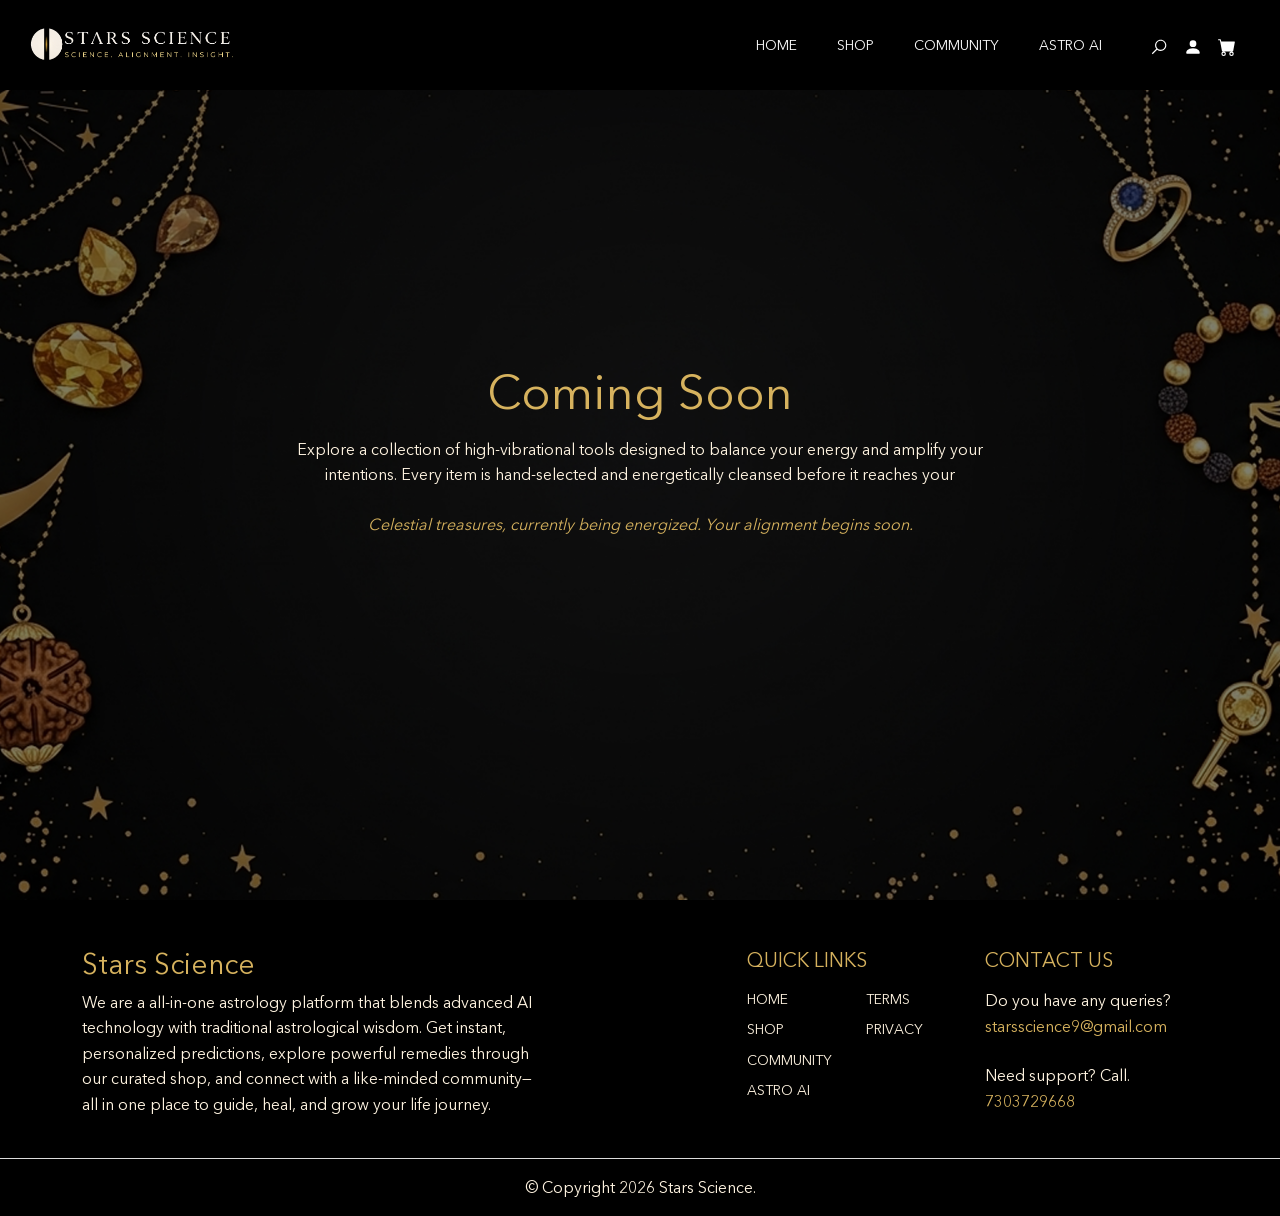
<file: shop.html>
<!DOCTYPE html>
<html>

<head>
    <title>Stars Science</title>
    <meta charset="utf-8">
    <meta http-equiv="X-UA-Compatible" content="IE=edge">
    <meta name="viewport" content="width=device-width, initial-scale=1.0">
    <meta name="format-detection" content="telephone=no">
    <meta name="apple-mobile-web-app-capable" content="yes">
    <meta name="author" content="">
    <meta name="keywords" content="">
    <meta name="description" content="">
    <link rel="stylesheet" type="text/css" href="css/bootstrap.min.css">
    <link rel="stylesheet" type="text/css" href="style.css">
    <link rel="stylesheet" href="https://cdn.jsdelivr.net/npm/swiper@9/swiper-bundle.min.css" />
    <link rel="preconnect" href="https://fonts.googleapis.com">
    <link rel="preconnect" href="https://fonts.gstatic.com" crossorigin>
    <link
        href="https://fonts.googleapis.com/css2?family=Jost:wght@300;400;500&family=Lato:wght@300;400;700&display=swap"
        rel="stylesheet">
    <!-- script
    ================================================== -->
    <script src="js/modernizr.js"></script>
    <style>
        * {
            box-sizing: border-box;
            margin: 0;
            padding: 0;
        }

        body,
        html {
            height: 100%;
            font-family: Arial, sans-serif;
        }

        .background {
            background-image: url('./new-img/shop\ banner.png');
            /* Replace with your own construction image */
            background-size: cover;
            background-position: center;
            height: 100%;
            position: relative;
        }

        .overlay {
            background-color: rgba(0, 0, 0, 0.5);
            position: absolute;
            top: 0;
            left: 0;
            right: 0;
            bottom: 0;
        }

        .content {
            position: relative;
            z-index: 1;
            color: #fff;
            text-align: center;
            top: 50%;
            transform: translateY(-50%);
            padding: 0 20px;
        }

        h1 {
            font-size: 3rem;
            margin-bottom: 1rem;
            color: #D6B25E;
        }

        p {
            font-size: 1rem;
            max-width: 700px;
            margin: 0 auto 1.5rem;
            color: #FFF4E1;
        }

        .tagline {
            font-style: italic;
            font-size: 1rem;
            color: #D6B25E;
        }

        .text-gl {
            color: #D6B25E;
        }

        .text-wt {
            color: #FFF4E1;
        }

        @media (max-width: 600px) {
            h1 {
                font-size: 2rem;
            }

            p {
                font-size: 1rem;
            }
        }
    </style>
</head>

<body data-bs-spy="scroll" data-bs-target="#navbar" data-bs-root-margin="0px 0px -40%" data-bs-smooth-scroll="true"
    tabindex="0">

    <svg xmlns="http://www.w3.org/2000/svg" style="display: none;">
        <symbol id="search" xmlns="http://www.w3.org/2000/svg" viewBox="0 0 32 32">
            <title>Search</title>
            <path fill="#fff"
                d="M19 3C13.488 3 9 7.488 9 13c0 2.395.84 4.59 2.25 6.313L3.281 27.28l1.439 1.44l7.968-7.969A9.922 9.922 0 0 0 19 23c5.512 0 10-4.488 10-10S24.512 3 19 3zm0 2c4.43 0 8 3.57 8 8s-3.57 8-8 8s-8-3.57-8-8s3.57-8 8-8z" />
        </symbol>
        <symbol xmlns="http://www.w3.org/2000/svg" id="user" viewBox="0 0 16 16">
            <path fill="#FFFFFF" d="M3 14s-1 0-1-1 1-4 6-4 6 3 6 4-1 1-1 1H3Zm5-6a3 3 0 1 0 0-6 3 3 0 0 0 0 6Z" />
        </symbol>
        <symbol xmlns="http://www.w3.org/2000/svg" id="cart" viewBox="0 0 16 16">
            <path fill="#FFFFFF"
                d="M0 1.5A.5.5 0 0 1 .5 1H2a.5.5 0 0 1 .485.379L2.89 3H14.5a.5.5 0 0 1 .491.592l-1.5 8A.5.5 0 0 1 13 12H4a.5.5 0 0 1-.491-.408L2.01 3.607 1.61 2H.5a.5.5 0 0 1-.5-.5zM5 12a2 2 0 1 0 0 4 2 2 0 0 0 0-4zm7 0a2 2 0 1 0 0 4 2 2 0 0 0 0-4zm-7 1a1 1 0 1 1 0 2 1 1 0 0 1 0-2zm7 0a1 1 0 1 1 0 2 1 1 0 0 1 0-2z" />
        </symbol>
        <svg xmlns="http://www.w3.org/2000/svg" id="chevron-left" viewBox="0 0 16 16">
            <path fill-rule="#fff"
                d="M11.354 1.646a.5.5 0 0 1 0 .708L5.707 8l5.647 5.646a.5.5 0 0 1-.708.708l-6-6a.5.5 0 0 1 0-.708l6-6a.5.5 0 0 1 .708 0z" />
        </svg>
        <symbol xmlns="http://www.w3.org/2000/svg" id="chevron-right" viewBox="0 0 16 16">
            <path fill-rule="#fff"
                d="M4.646 1.646a.5.5 0 0 1 .708 0l6 6a.5.5 0 0 1 0 .708l-6 6a.5.5 0 0 1-.708-.708L10.293 8 4.646 2.354a.5.5 0 0 1 0-.708z" />
        </symbol>
        <symbol xmlns="http://www.w3.org/2000/svg" id="cart-outline" viewBox="0 0 16 16">
            <path
                d="M0 1.5A.5.5 0 0 1 .5 1H2a.5.5 0 0 1 .485.379L2.89 3H14.5a.5.5 0 0 1 .49.598l-1 5a.5.5 0 0 1-.465.401l-9.397.472L4.415 11H13a.5.5 0 0 1 0 1H4a.5.5 0 0 1-.491-.408L2.01 3.607 1.61 2H.5a.5.5 0 0 1-.5-.5zM3.102 4l.84 4.479 9.144-.459L13.89 4H3.102zM5 12a2 2 0 1 0 0 4 2 2 0 0 0 0-4zm7 0a2 2 0 1 0 0 4 2 2 0 0 0 0-4zm-7 1a1 1 0 1 1 0 2 1 1 0 0 1 0-2zm7 0a1 1 0 1 1 0 2 1 1 0 0 1 0-2z" />
        </symbol>
        <symbol xmlns="http://www.w3.org/2000/svg" id="quality" viewBox="0 0 16 16">
            <path
                d="M9.669.864 8 0 6.331.864l-1.858.282-.842 1.68-1.337 1.32L2.6 6l-.306 1.854 1.337 1.32.842 1.68 1.858.282L8 12l1.669-.864 1.858-.282.842-1.68 1.337-1.32L13.4 6l.306-1.854-1.337-1.32-.842-1.68L9.669.864zm1.196 1.193.684 1.365 1.086 1.072L12.387 6l.248 1.506-1.086 1.072-.684 1.365-1.51.229L8 10.874l-1.355-.702-1.51-.229-.684-1.365-1.086-1.072L3.614 6l-.25-1.506 1.087-1.072.684-1.365 1.51-.229L8 1.126l1.356.702 1.509.229z" />
            <path d="M4 11.794V16l4-1 4 1v-4.206l-2.018.306L8 13.126 6.018 12.1 4 11.794z" />
        </symbol>
        <symbol xmlns="http://www.w3.org/2000/svg" id="price-tag" viewBox="0 0 16 16">
            <path d="M6 4.5a1.5 1.5 0 1 1-3 0 1.5 1.5 0 0 1 3 0zm-1 0a.5.5 0 1 0-1 0 .5.5 0 0 0 1 0z" />
            <path
                d="M2 1h4.586a1 1 0 0 1 .707.293l7 7a1 1 0 0 1 0 1.414l-4.586 4.586a1 1 0 0 1-1.414 0l-7-7A1 1 0 0 1 1 6.586V2a1 1 0 0 1 1-1zm0 5.586 7 7L13.586 9l-7-7H2v4.586z" />
        </symbol>
        <symbol xmlns="http://www.w3.org/2000/svg" id="shield-plus" viewBox="0 0 16 16">
            <path
                d="M5.338 1.59a61.44 61.44 0 0 0-2.837.856.481.481 0 0 0-.328.39c-.554 4.157.726 7.19 2.253 9.188a10.725 10.725 0 0 0 2.287 2.233c.346.244.652.42.893.533.12.057.218.095.293.118a.55.55 0 0 0 .101.025.615.615 0 0 0 .1-.025c.076-.023.174-.061.294-.118.24-.113.547-.29.893-.533a10.726 10.726 0 0 0 2.287-2.233c1.527-1.997 2.807-5.031 2.253-9.188a.48.48 0 0 0-.328-.39c-.651-.213-1.75-.56-2.837-.855C9.552 1.29 8.531 1.067 8 1.067c-.53 0-1.552.223-2.662.524zM5.072.56C6.157.265 7.31 0 8 0s1.843.265 2.928.56c1.11.3 2.229.655 2.887.87a1.54 1.54 0 0 1 1.044 1.262c.596 4.477-.787 7.795-2.465 9.99a11.775 11.775 0 0 1-2.517 2.453 7.159 7.159 0 0 1-1.048.625c-.28.132-.581.24-.829.24s-.548-.108-.829-.24a7.158 7.158 0 0 1-1.048-.625 11.777 11.777 0 0 1-2.517-2.453C1.928 10.487.545 7.169 1.141 2.692A1.54 1.54 0 0 1 2.185 1.43 62.456 62.456 0 0 1 5.072.56z" />
            <path
                d="M8 4.5a.5.5 0 0 1 .5.5v1.5H10a.5.5 0 0 1 0 1H8.5V9a.5.5 0 0 1-1 0V7.5H6a.5.5 0 0 1 0-1h1.5V5a.5.5 0 0 1 .5-.5z" />
        </symbol>
        <symbol xmlns="http://www.w3.org/2000/svg" id="star-fill" viewBox="0 0 16 16">
            <path
                d="M3.612 15.443c-.386.198-.824-.149-.746-.592l.83-4.73L.173 6.765c-.329-.314-.158-.888.283-.95l4.898-.696L7.538.792c.197-.39.73-.39.927 0l2.184 4.327 4.898.696c.441.062.612.636.282.95l-3.522 3.356.83 4.73c.078.443-.36.79-.746.592L8 13.187l-4.389 2.256z" />
        </symbol>
        <symbol xmlns="http://www.w3.org/2000/svg" id="star-empty" viewBox="0 0 16 16">
            <path
                d="M2.866 14.85c-.078.444.36.791.746.593l4.39-2.256 4.389 2.256c.386.198.824-.149.746-.592l-.83-4.73 3.522-3.356c.33-.314.16-.888-.282-.95l-4.898-.696L8.465.792a.513.513 0 0 0-.927 0L5.354 5.12l-4.898.696c-.441.062-.612.636-.283.95l3.523 3.356-.83 4.73zm4.905-2.767-3.686 1.894.694-3.957a.565.565 0 0 0-.163-.505L1.71 6.745l4.052-.576a.525.525 0 0 0 .393-.288L8 2.223l1.847 3.658a.525.525 0 0 0 .393.288l4.052.575-2.906 2.77a.565.565 0 0 0-.163.506l.694 3.957-3.686-1.894a.503.503 0 0 0-.461 0z" />
        </symbol>
        <symbol xmlns="http://www.w3.org/2000/svg" id="star-half" viewBox="0 0 16 16">
            <path
                d="M5.354 5.119 7.538.792A.516.516 0 0 1 8 .5c.183 0 .366.097.465.292l2.184 4.327 4.898.696A.537.537 0 0 1 16 6.32a.548.548 0 0 1-.17.445l-3.523 3.356.83 4.73c.078.443-.36.79-.746.592L8 13.187l-4.389 2.256a.52.52 0 0 1-.146.05c-.342.06-.668-.254-.6-.642l.83-4.73L.173 6.765a.55.55 0 0 1-.172-.403.58.58 0 0 1 .085-.302.513.513 0 0 1 .37-.245l4.898-.696zM8 12.027a.5.5 0 0 1 .232.056l3.686 1.894-.694-3.957a.565.565 0 0 1 .162-.505l2.907-2.77-4.052-.576a.525.525 0 0 1-.393-.288L8.001 2.223 8 2.226v9.8z" />
        </symbol>
        <symbol xmlns="http://www.w3.org/2000/svg" id="quote" viewBox="0 0 24 24">
            <path fill="currentColor" d="m15 17l2-4h-4V6h7v7l-2 4h-3Zm-9 0l2-4H4V6h7v7l-2 4H6Z" />
        </symbol>
        <symbol xmlns="http://www.w3.org/2000/svg" id="facebook" viewBox="0 0 24 24">
            <path fill="currentColor"
                d="M9.198 21.5h4v-8.01h3.604l.396-3.98h-4V7.5a1 1 0 0 1 1-1h3v-4h-3a5 5 0 0 0-5 5v2.01h-2l-.396 3.98h2.396v8.01Z" />
        </symbol>
        <symbol xmlns="http://www.w3.org/2000/svg" id="youtube" viewBox="0 0 32 32">
            <path fill="currentColor"
                d="M29.41 9.26a3.5 3.5 0 0 0-2.47-2.47C24.76 6.2 16 6.2 16 6.2s-8.76 0-10.94.59a3.5 3.5 0 0 0-2.47 2.47A36.13 36.13 0 0 0 2 16a36.13 36.13 0 0 0 .59 6.74a3.5 3.5 0 0 0 2.47 2.47c2.18.59 10.94.59 10.94.59s8.76 0 10.94-.59a3.5 3.5 0 0 0 2.47-2.47A36.13 36.13 0 0 0 30 16a36.13 36.13 0 0 0-.59-6.74ZM13.2 20.2v-8.4l7.27 4.2Z" />
        </symbol>
        <symbol xmlns="http://www.w3.org/2000/svg" id="twitter" viewBox="0 0 256 256">
            <path fill="currentColor"
                d="m245.66 77.66l-29.9 29.9C209.72 177.58 150.67 232 80 232c-14.52 0-26.49-2.3-35.58-6.84c-7.33-3.67-10.33-7.6-11.08-8.72a8 8 0 0 1 3.85-11.93c.26-.1 24.24-9.31 39.47-26.84a110.93 110.93 0 0 1-21.88-24.2c-12.4-18.41-26.28-50.39-22-98.18a8 8 0 0 1 13.65-4.92c.35.35 33.28 33.1 73.54 43.72V88a47.87 47.87 0 0 1 14.36-34.3A46.87 46.87 0 0 1 168.1 40a48.66 48.66 0 0 1 41.47 24H240a8 8 0 0 1 5.66 13.66Z" />
        </symbol>
        <symbol xmlns="http://www.w3.org/2000/svg" id="instagram" viewBox="0 0 256 256">
            <path fill="currentColor"
                d="M128 80a48 48 0 1 0 48 48a48.05 48.05 0 0 0-48-48Zm0 80a32 32 0 1 1 32-32a32 32 0 0 1-32 32Zm48-136H80a56.06 56.06 0 0 0-56 56v96a56.06 56.06 0 0 0 56 56h96a56.06 56.06 0 0 0 56-56V80a56.06 56.06 0 0 0-56-56Zm40 152a40 40 0 0 1-40 40H80a40 40 0 0 1-40-40V80a40 40 0 0 1 40-40h96a40 40 0 0 1 40 40ZM192 76a12 12 0 1 1-12-12a12 12 0 0 1 12 12Z" />
        </symbol>
        <symbol xmlns="http://www.w3.org/2000/svg" id="linkedin" viewBox="0 0 24 24">
            <path fill="currentColor"
                d="M6.94 5a2 2 0 1 1-4-.002a2 2 0 0 1 4 .002zM7 8.48H3V21h4V8.48zm6.32 0H9.34V21h3.94v-6.57c0-3.66 4.77-4 4.77 0V21H22v-7.93c0-6.17-7.06-5.94-8.72-2.91l.04-1.68z" />
        </symbol>
        <symbol xmlns="http://www.w3.org/2000/svg" id="nav-icon" viewBox="0 0 16 16">
            <path
                d="M14 10.5a.5.5 0 0 0-.5-.5h-3a.5.5 0 0 0 0 1h3a.5.5 0 0 0 .5-.5zm0-3a.5.5 0 0 0-.5-.5h-7a.5.5 0 0 0 0 1h7a.5.5 0 0 0 .5-.5zm0-3a.5.5 0 0 0-.5-.5h-11a.5.5 0 0 0 0 1h11a.5.5 0 0 0 .5-.5z" />
        </symbol>
        <symbol xmlns="http://www.w3.org/2000/svg" id="close" viewBox="0 0 16 16">
            <path
                d="M2.146 2.854a.5.5 0 1 1 .708-.708L8 7.293l5.146-5.147a.5.5 0 0 1 .708.708L8.707 8l5.147 5.146a.5.5 0 0 1-.708.708L8 8.707l-5.146 5.147a.5.5 0 0 1-.708-.708L7.293 8 2.146 2.854Z" />
        </symbol>
        <symbol xmlns="http://www.w3.org/2000/svg" id="navbar-icon" viewBox="0 0 16 16">
  <path fill="#fff" d="M2 4.5a.5.5 0 0 1 .5-.5h11a.5.5 0 0 1 0 1h-11a.5.5 0 0 1-.5-.5zm0 4a.5.5 0 0 1 .5-.5h11a.5.5 0 0 1 0 1h-11a.5.5 0 0 1-.5-.5zm0 4a.5.5 0 0 1 .5-.5h11a.5.5 0 0 1 0 1h-11a.5.5 0 0 1-.5-.5z" />
</symbol>
    </svg>
    <div class="search-popup">
        <div class="search-popup-container">

            <form role="search" method="get" class="search-form" action="">
                <input type="search" id="search-form" class="search-field" placeholder="Type and press enter" value=""
                    name="s" />
                <button type="submit" class="search-submit"><svg class="search">
                        <use xlink:href="#search"></use>
                    </svg></button>
            </form>

            <h5 class="cat-list-title">Browse Categories</h5>

            <ul class="cat-list">
                <li class="cat-list-item">
                    <a href="#" title="Mobile Phones">Mobile Phones</a>
                </li>
                <li class="cat-list-item">
                    <a href="#" title="Smart Watches">Smart Watches</a>
                </li>
                <li class="cat-list-item">
                    <a href="#" title="Headphones">Headphones</a>
                </li>
                <li class="cat-list-item">
                    <a href="#" title="Accessories">Accessories</a>
                </li>
                <li class="cat-list-item">
                    <a href="#" title="Monitors">Monitors</a>
                </li>
                <li class="cat-list-item">
                    <a href="#" title="Speakers">Speakers</a>
                </li>
                <li class="cat-list-item">
                    <a href="#" title="Memory Cards">Memory Cards</a>
                </li>
            </ul>

        </div>
    </div>


    <header id="header" class="site-header header-scrolled position-fixed text-black" style="background: #000;">
        <nav id="header-nav" class="navbar navbar-expand-lg px-0 px-md-3 py-0">
            <div class="container-fluid">
                <a class="navbar-brand" href="index.html">
                    <img src="./new-img/sslogo.png" class="img-fluid" alt="" style="height: 5rem;">
                </a>
                <button class="navbar-toggler d-flex d-lg-none order-3 p-2" type="button" data-bs-toggle="offcanvas"
                    data-bs-target="#bdNavbar" aria-controls="bdNavbar" aria-expanded="false"
                    aria-label="Toggle navigation">
                    <svg class="navbar-icon">
                        <use xlink:href="#navbar-icon"></use>
                    </svg>
                </button>
                <div class="offcanvas offcanvas-end" tabindex="-1" id="bdNavbar"
                    aria-labelledby="bdNavbarOffcanvasLabel">
                    <div class="offcanvas-header px-4 pb-0">
                        <a class="navbar-brand" href="index.html">
                            <img src="./new-img/logo.png" class="img-fluid" alt="">
                        </a>
                        <button type="button" class="btn-close btn-close-black" data-bs-dismiss="offcanvas"
                            aria-label="Close" data-bs-target="#bdNavbar"></button>
                    </div>
                    <div class="offcanvas-body">
                        <ul id="navbar"
                            class="navbar-nav text-uppercase justify-content-end align-items-center flex-grow-1 pe-3">
                            <li class="nav-item">
                                <a class="nav-link me-4" href="./index.html">Home</a>
                            </li>
                            <li class="nav-item">
                                <a class="nav-link me-4 active" href="./shop.html">Shop</a>
                            </li>
                            <li class="nav-item">
                                <a class="nav-link me-4" href="./community.html">Community</a>
                            </li>
                            <li class="nav-item">
                                <a class="nav-link me-4" href="./astroai.html">Astro AI</a>
                            </li>

                            <!-- <li class="nav-item">
                  <a class="nav-link me-4" href="#yearly-sale">Sale</a>
                </li>
                <li class="nav-item">
                  <a class="nav-link me-4" href="#latest-blog">Blog</a>
                </li>
                <li class="nav-item dropdown">
                  <a class="nav-link me-4 dropdown-toggle link-dark" data-bs-toggle="dropdown" href="#" role="button" aria-expanded="false">Pages</a>
                  <ul class="dropdown-menu">
                    <li>
                      <a href="about.html" class="dropdown-item">About</a>
                    </li>
                    <li>
                      <a href="blog.html" class="dropdown-item">Blog</a>
                    </li>
                    <li>
                      <a href="shop.html" class="dropdown-item">Shop</a>
                    </li>
                    <li>
                      <a href="cart.html" class="dropdown-item">Cart</a>
                    </li>
                    <li>
                      <a href="checkout.html" class="dropdown-item">Checkout</a>
                    </li>
                    <li>
                      <a href="single-post.html" class="dropdown-item">Single Post</a>
                    </li>
                    <li>
                      <a href="single-product.html" class="dropdown-item">Single Product</a>
                    </li>
                    <li>
                      <a href="contact.html" class="dropdown-item">Contact</a>
                    </li>
                  </ul>
                </li> -->

                            <li class="nav-item">
                                <div class="user-items ps-3">
                                    <ul class="d-flex justify-content-end list-unstyled">
                                        <li class="search-item pe-3">
                                            <a href="#" class="search-button">
                                                <svg class="search">
                                                    <use xlink:href="#search"></use>
                                                </svg>
                                            </a>
                                        </li>
                                        <li class="pe-3">
                                            <a href="#">
                                                <svg class="user">
                                                    <use xlink:href="#user"></use>
                                                </svg>
                                            </a>
                                        </li>
                                        <li>
                                            <a href="cart.html">
                                                <svg class="cart">
                                                    <use xlink:href="#cart"></use>
                                                </svg>
                                            </a>
                                        </li>
                                    </ul>
                                </div>
                            </li>
                        </ul>
                    </div>
                </div>
            </div>
        </nav>
    </header>



    <div class="background">
        <div class="overlay"></div>
        <div class="content">
            <h1>Coming Soon</h1>
            <p>
                Explore a collection of high-vibrational tools designed to balance your energy and amplify your intentions. Every item is hand-selected and energetically cleansed before it reaches your
            </p>
            <p class="tagline">Celestial treasures, currently being energized. Your alignment begins soon.</p>
        </div>
    </div>


    <footer id="footer" class="overflow-hidden" style="background-color: #000;">
        <div class="container pt-5">
            <div class="row">
                <div class="footer-top-area">
                    <div class="row d-flex flex-wrap justify-content-between">
                        <div class="col-lg-5 col-sm-6 pb-3">
                            <div class="footer-menu">
                                <h3 class="color-gd">Stars Science</h3>
                <p class="color-wt">We are a all-in-one astrology platform that blends advanced AI technology with
                  traditional astrological wisdom. Get instant, personalized predictions, explore powerful remedies
                  through our curated shop, and connect with a like-minded community—all in one place to guide, heal,
                  and grow your life journey.</p>

                            </div>
                        </div>
                        <div class="col-lg-5">
                            <div class="row">
                                <div class="col-lg-6 col-sm-6 pb-3">
                                    <div class="footer-menu text-uppercase">
                                        <h5 class="widget-title pb-2 text-gl">Quick Links</h5>
                                        <div class="row">
                                            <div class="col-md-6">
                                                <ul class="menu-list list-unstyled text-uppercase">
                                            <li class="menu-item pb-2">
                                                <a class="text-wt" href="./index.html">Home</a>
                                            </li>
                                            <!-- <li class="menu-item pb-2">
                                                <a href="#">About</a>
                                            </li> -->
                                            <li class="menu-item pb-2">
                                                <a class="text-wt" href="./shop.html">Shop</a>
                                            </li>
                                            <li class="menu-item pb-2">
                                                <a class="text-wt" href="./community.html">Community</a>
                                            </li>
                                            <li class="menu-item pb-2">
                                                <a class="text-wt" href="./astroai.html">Astro AI</a>
                                            </li>
                                        </ul>
                                            </div>
                                            <div class="col-md-6">
                                                <ul class="menu-list list-unstyled text-uppercase">
                                            
                                            <li class="menu-item pb-2">
                                                <a class="text-wt" href="./t&c.html">
                                                    Terms 
                                                </a>
                                            </li>
                                            <li class="menu-item pb-2">
                                                <a class="text-wt" href="./privacy.html">
                                                    Privacy 
                                                </a>
                                            </li>
                                        </ul>
                                            </div>
                                        </div>
                                    </div>
                                </div>
                                <div class="col-lg-6 col-sm-6 pb-3">
                                    <div class="footer-menu contact-item">
                                        <h5 class="widget-title text-uppercase text-gl pb-2">Contact Us</h5>
                                        <p>Do you have any queries? <a href="mailto:"
                                                class="text-gl">starsscience9@gmail.com</a>
                                        </p>
                                        <p class="color-wt">Need support? Call. <a class="color-gd" href=""><br>7303729668</a>
                    </p>
                                    </div>
                                </div>
                            </div>
                        </div>

                        <div class="col-lg-3 col-sm-6 pb-3 d-none">
                            <div class="footer-menu text-uppercase">
                                <h5 class="widget-title pb-2">Help & Info Help</h5>
                                <ul class="menu-list list-unstyled">
                                    <li class="menu-item pb-2">
                                        <a href="#">Track Your Order</a>
                                    </li>
                                    <li class="menu-item pb-2">
                                        <a href="#">Returns Policies</a>
                                    </li>
                                    <li class="menu-item pb-2">
                                        <a href="#">Shipping + Delivery</a>
                                    </li>
                                    <li class="menu-item pb-2">
                                        <a href="#">Contact Us</a>
                                    </li>
                                    <li class="menu-item pb-2">
                                        <a href="#">Faqs</a>
                                    </li>
                                </ul>
                            </div>
                        </div>

                    </div>
                </div>
            </div>
        </div>
        
    </footer>
    <div id="footer-bottom" style="background-color: #000; border-top: 1px solid #dcdcdc;">
        <div class="container">
            <div class="row d-flex flex-wrap justify-content-center">
                <!-- <div class="col-md-4 col-sm-6">
            <div class="Shipping d-flex">
              <p>We ship with:</p>
              <div class="card-wrap ps-2">
                <img src="images/dhl.png" alt="visa">
                <img src="images/shippingcard.png" alt="mastercard">
              </div>
            </div>
          </div>
          <div class="col-md-4 col-sm-6">
            <div class="payment-method d-flex">
              <p>Payment options:</p>
              <div class="card-wrap ps-2">
                <img src="images/visa.jpg" alt="visa">
                <img src="images/mastercard.jpg" alt="mastercard">
                <img src="images/paypal.jpg" alt="paypal">
              </div>
            </div>
          </div> -->
                <div class="col-md-4 col-sm-6">
                    <div class="copyright text-center mt-3">
                        <p class="mb-3 color-wt">© Copyright 2026 Stars Science.
            </p>
                    </div>
                </div>
            </div>
        </div>
    </div>


    <script src="js/jquery-1.11.0.min.js"></script>
    <script src="https://cdn.jsdelivr.net/npm/swiper/swiper-bundle.min.js"></script>
    <script type="text/javascript" src="js/bootstrap.bundle.min.js"></script>
    <script type="text/javascript" src="js/plugins.js"></script>
    <script type="text/javascript" src="js/script.js"></script>
</body>

</html>
</file>
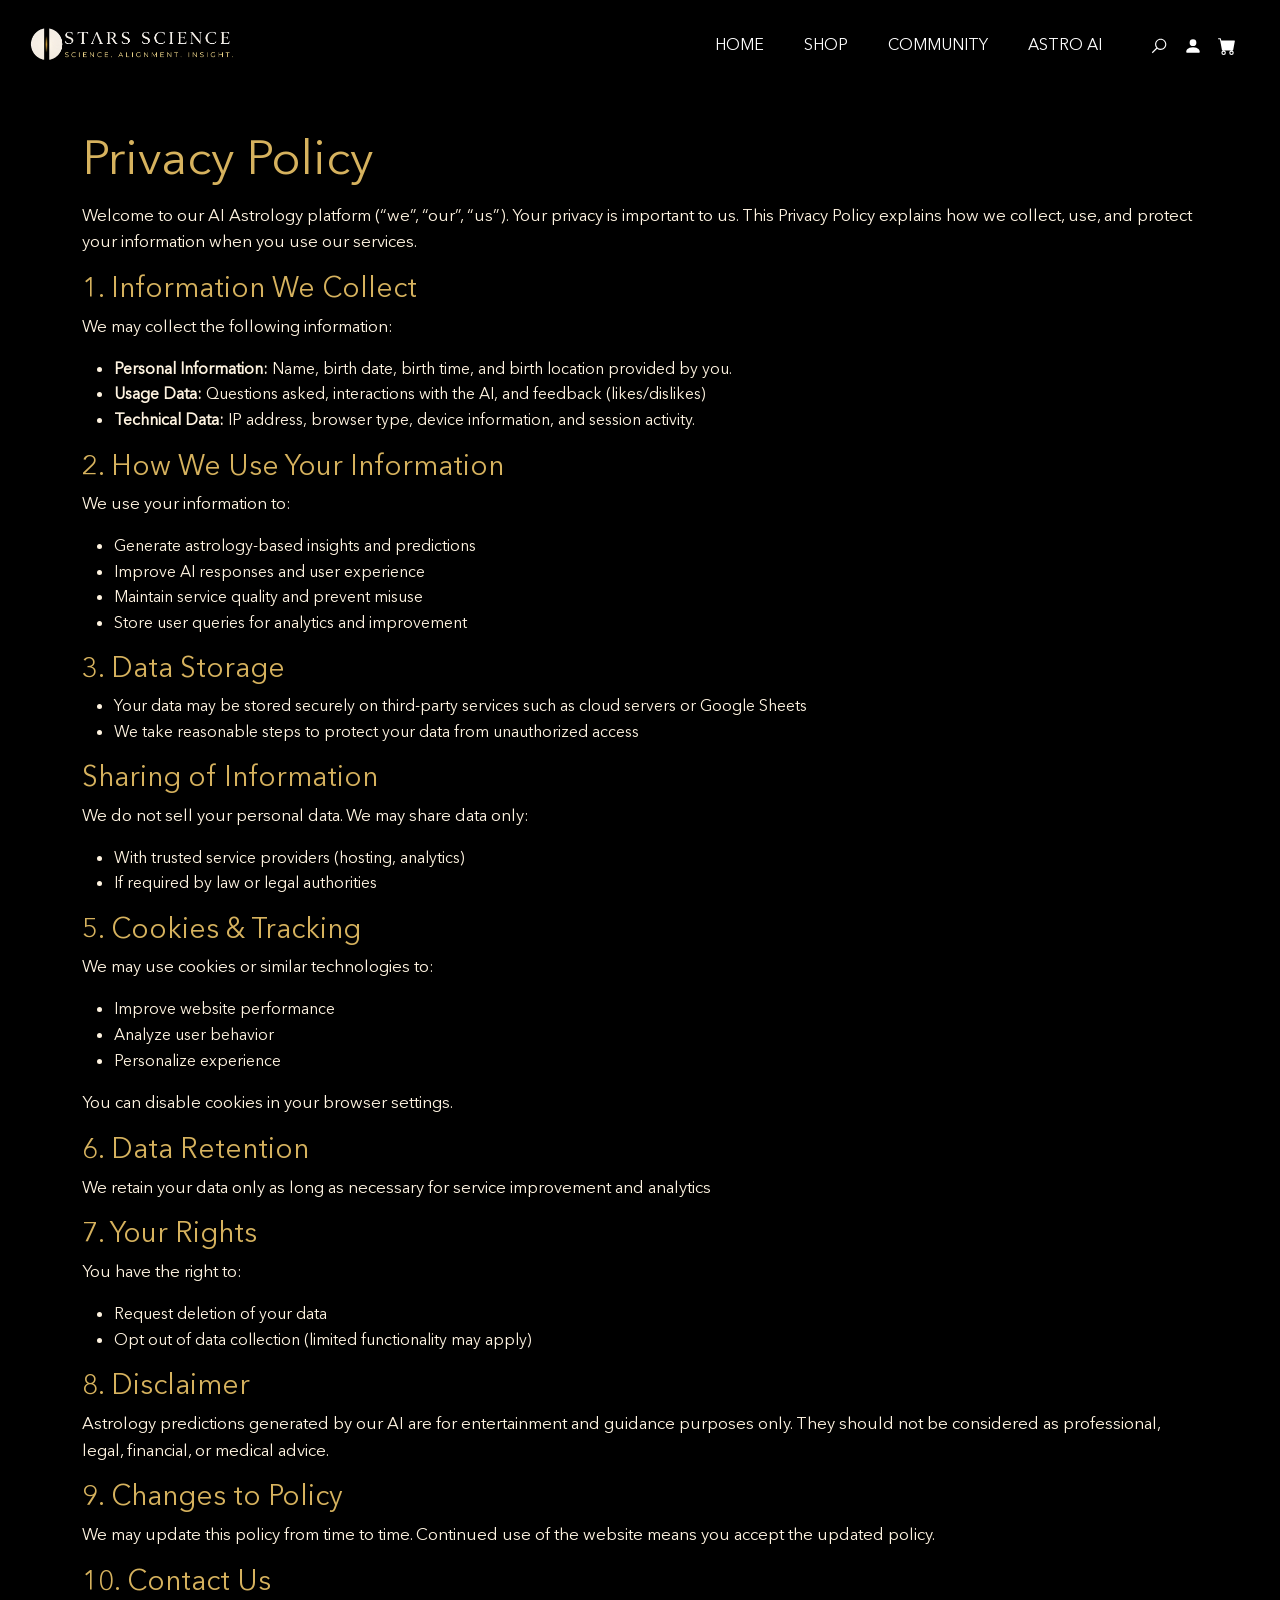
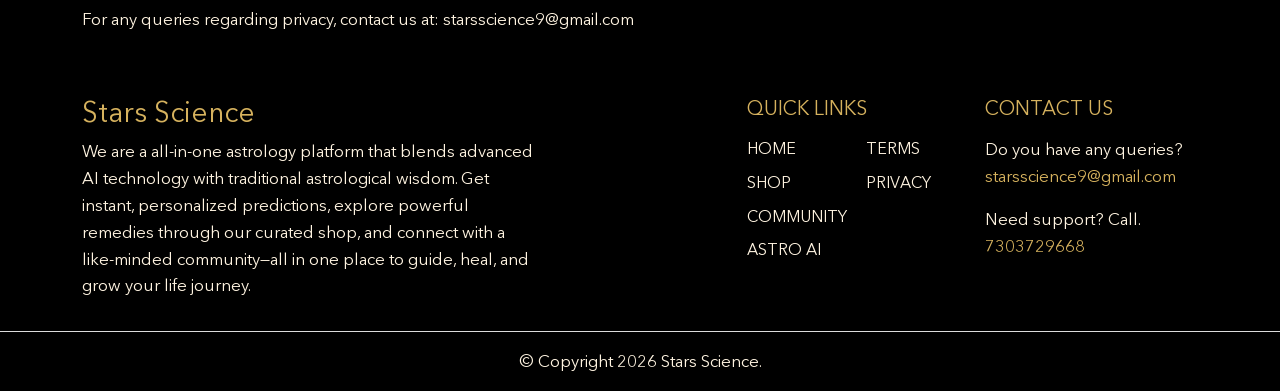
<file: t&c.html>
<!DOCTYPE html>
<html>

<head>
    <title>Stars Science</title>
    <meta charset="utf-8">
    <meta http-equiv="X-UA-Compatible" content="IE=edge">
    <meta name="viewport" content="width=device-width, initial-scale=1.0">
    <meta name="format-detection" content="telephone=no">
    <meta name="apple-mobile-web-app-capable" content="yes">
    <meta name="author" content="">
    <meta name="keywords" content="">
    <meta name="description" content="">
    <link rel="stylesheet" type="text/css" href="css/bootstrap.min.css">
    <link rel="stylesheet" type="text/css" href="style.css">
    <link rel="stylesheet" href="https://cdn.jsdelivr.net/npm/swiper@9/swiper-bundle.min.css" />
    <link rel="preconnect" href="https://fonts.googleapis.com">
    <link rel="preconnect" href="https://fonts.gstatic.com" crossorigin>
    <link
        href="https://fonts.googleapis.com/css2?family=Jost:wght@300;400;500&family=Lato:wght@300;400;700&display=swap"
        rel="stylesheet">
    <!-- script
    ================================================== -->
    <script src="js/modernizr.js"></script>
    <style>
        * {
            box-sizing: border-box;
            margin: 0;
            padding: 0;
        }

        body,
        html {
            height: 100%;
            font-family: Arial, sans-serif;
        }

        .background {
            background-image: url('./new-img/community\ banner.png');
            /* Replace with your own construction image */
            background-size: cover;
            background-position: center;
            height: 100%;
            position: relative;
        }

        .overlay {
            background-color: rgba(0, 0, 0, 0.6);
            position: absolute;
            top: 0;
            left: 0;
            right: 0;
            bottom: 0;
        }

        .content {
            position: relative;
            z-index: 1;
            color: #fff;
            text-align: center;
            top: 50%;
            transform: translateY(-50%);
            padding: 0 20px;
        }

        h1 {
            font-size: 3rem;
            margin-bottom: 1rem;
            color: #D6B25E;
        }

        h3{
            color: #D6B25E;
        }

        ul li{
            color: #FFF4E1;
            font-size: 1rem;
        }

        p{
            color: #FFF4E1;
        }

        .tagline {
            font-style: italic;
            font-size: 1rem;
            color: #D6B25E;
        }

        .text-gl {
            color: #D6B25E;
        }

        .text-wt {
            color: #FFF4E1;
        }

        @media (max-width: 600px) {
            h1 {
                font-size: 2rem;
            }

            p {
                font-size: 1rem;
            }
        }
    </style>
</head>

<body data-bs-spy="scroll" data-bs-target="#navbar" data-bs-root-margin="0px 0px -40%" data-bs-smooth-scroll="true"
    tabindex="0">

    <svg xmlns="http://www.w3.org/2000/svg" style="display: none;">
        <symbol id="search" xmlns="http://www.w3.org/2000/svg" viewBox="0 0 32 32">
            <title>Search</title>
            <path fill="#fff"
                d="M19 3C13.488 3 9 7.488 9 13c0 2.395.84 4.59 2.25 6.313L3.281 27.28l1.439 1.44l7.968-7.969A9.922 9.922 0 0 0 19 23c5.512 0 10-4.488 10-10S24.512 3 19 3zm0 2c4.43 0 8 3.57 8 8s-3.57 8-8 8s-8-3.57-8-8s3.57-8 8-8z" />
        </symbol>
        <symbol xmlns="http://www.w3.org/2000/svg" id="user" viewBox="0 0 16 16">
            <path fill="#FFFFFF" d="M3 14s-1 0-1-1 1-4 6-4 6 3 6 4-1 1-1 1H3Zm5-6a3 3 0 1 0 0-6 3 3 0 0 0 0 6Z" />
        </symbol>
        <symbol xmlns="http://www.w3.org/2000/svg" id="cart" viewBox="0 0 16 16">
            <path fill="#FFFFFF"
                d="M0 1.5A.5.5 0 0 1 .5 1H2a.5.5 0 0 1 .485.379L2.89 3H14.5a.5.5 0 0 1 .491.592l-1.5 8A.5.5 0 0 1 13 12H4a.5.5 0 0 1-.491-.408L2.01 3.607 1.61 2H.5a.5.5 0 0 1-.5-.5zM5 12a2 2 0 1 0 0 4 2 2 0 0 0 0-4zm7 0a2 2 0 1 0 0 4 2 2 0 0 0 0-4zm-7 1a1 1 0 1 1 0 2 1 1 0 0 1 0-2zm7 0a1 1 0 1 1 0 2 1 1 0 0 1 0-2z" />
        </symbol>
        <svg xmlns="http://www.w3.org/2000/svg" id="chevron-left" viewBox="0 0 16 16">
            <path fill-rule="#fff"
                d="M11.354 1.646a.5.5 0 0 1 0 .708L5.707 8l5.647 5.646a.5.5 0 0 1-.708.708l-6-6a.5.5 0 0 1 0-.708l6-6a.5.5 0 0 1 .708 0z" />
        </svg>
        <symbol xmlns="http://www.w3.org/2000/svg" id="chevron-right" viewBox="0 0 16 16">
            <path fill-rule="#fff"
                d="M4.646 1.646a.5.5 0 0 1 .708 0l6 6a.5.5 0 0 1 0 .708l-6 6a.5.5 0 0 1-.708-.708L10.293 8 4.646 2.354a.5.5 0 0 1 0-.708z" />
        </symbol>
        <symbol xmlns="http://www.w3.org/2000/svg" id="cart-outline" viewBox="0 0 16 16">
            <path
                d="M0 1.5A.5.5 0 0 1 .5 1H2a.5.5 0 0 1 .485.379L2.89 3H14.5a.5.5 0 0 1 .49.598l-1 5a.5.5 0 0 1-.465.401l-9.397.472L4.415 11H13a.5.5 0 0 1 0 1H4a.5.5 0 0 1-.491-.408L2.01 3.607 1.61 2H.5a.5.5 0 0 1-.5-.5zM3.102 4l.84 4.479 9.144-.459L13.89 4H3.102zM5 12a2 2 0 1 0 0 4 2 2 0 0 0 0-4zm7 0a2 2 0 1 0 0 4 2 2 0 0 0 0-4zm-7 1a1 1 0 1 1 0 2 1 1 0 0 1 0-2zm7 0a1 1 0 1 1 0 2 1 1 0 0 1 0-2z" />
        </symbol>
        <symbol xmlns="http://www.w3.org/2000/svg" id="quality" viewBox="0 0 16 16">
            <path
                d="M9.669.864 8 0 6.331.864l-1.858.282-.842 1.68-1.337 1.32L2.6 6l-.306 1.854 1.337 1.32.842 1.68 1.858.282L8 12l1.669-.864 1.858-.282.842-1.68 1.337-1.32L13.4 6l.306-1.854-1.337-1.32-.842-1.68L9.669.864zm1.196 1.193.684 1.365 1.086 1.072L12.387 6l.248 1.506-1.086 1.072-.684 1.365-1.51.229L8 10.874l-1.355-.702-1.51-.229-.684-1.365-1.086-1.072L3.614 6l-.25-1.506 1.087-1.072.684-1.365 1.51-.229L8 1.126l1.356.702 1.509.229z" />
            <path d="M4 11.794V16l4-1 4 1v-4.206l-2.018.306L8 13.126 6.018 12.1 4 11.794z" />
        </symbol>
        <symbol xmlns="http://www.w3.org/2000/svg" id="price-tag" viewBox="0 0 16 16">
            <path d="M6 4.5a1.5 1.5 0 1 1-3 0 1.5 1.5 0 0 1 3 0zm-1 0a.5.5 0 1 0-1 0 .5.5 0 0 0 1 0z" />
            <path
                d="M2 1h4.586a1 1 0 0 1 .707.293l7 7a1 1 0 0 1 0 1.414l-4.586 4.586a1 1 0 0 1-1.414 0l-7-7A1 1 0 0 1 1 6.586V2a1 1 0 0 1 1-1zm0 5.586 7 7L13.586 9l-7-7H2v4.586z" />
        </symbol>
        <symbol xmlns="http://www.w3.org/2000/svg" id="shield-plus" viewBox="0 0 16 16">
            <path
                d="M5.338 1.59a61.44 61.44 0 0 0-2.837.856.481.481 0 0 0-.328.39c-.554 4.157.726 7.19 2.253 9.188a10.725 10.725 0 0 0 2.287 2.233c.346.244.652.42.893.533.12.057.218.095.293.118a.55.55 0 0 0 .101.025.615.615 0 0 0 .1-.025c.076-.023.174-.061.294-.118.24-.113.547-.29.893-.533a10.726 10.726 0 0 0 2.287-2.233c1.527-1.997 2.807-5.031 2.253-9.188a.48.48 0 0 0-.328-.39c-.651-.213-1.75-.56-2.837-.855C9.552 1.29 8.531 1.067 8 1.067c-.53 0-1.552.223-2.662.524zM5.072.56C6.157.265 7.31 0 8 0s1.843.265 2.928.56c1.11.3 2.229.655 2.887.87a1.54 1.54 0 0 1 1.044 1.262c.596 4.477-.787 7.795-2.465 9.99a11.775 11.775 0 0 1-2.517 2.453 7.159 7.159 0 0 1-1.048.625c-.28.132-.581.24-.829.24s-.548-.108-.829-.24a7.158 7.158 0 0 1-1.048-.625 11.777 11.777 0 0 1-2.517-2.453C1.928 10.487.545 7.169 1.141 2.692A1.54 1.54 0 0 1 2.185 1.43 62.456 62.456 0 0 1 5.072.56z" />
            <path
                d="M8 4.5a.5.5 0 0 1 .5.5v1.5H10a.5.5 0 0 1 0 1H8.5V9a.5.5 0 0 1-1 0V7.5H6a.5.5 0 0 1 0-1h1.5V5a.5.5 0 0 1 .5-.5z" />
        </symbol>
        <symbol xmlns="http://www.w3.org/2000/svg" id="star-fill" viewBox="0 0 16 16">
            <path
                d="M3.612 15.443c-.386.198-.824-.149-.746-.592l.83-4.73L.173 6.765c-.329-.314-.158-.888.283-.95l4.898-.696L7.538.792c.197-.39.73-.39.927 0l2.184 4.327 4.898.696c.441.062.612.636.282.95l-3.522 3.356.83 4.73c.078.443-.36.79-.746.592L8 13.187l-4.389 2.256z" />
        </symbol>
        <symbol xmlns="http://www.w3.org/2000/svg" id="star-empty" viewBox="0 0 16 16">
            <path
                d="M2.866 14.85c-.078.444.36.791.746.593l4.39-2.256 4.389 2.256c.386.198.824-.149.746-.592l-.83-4.73 3.522-3.356c.33-.314.16-.888-.282-.95l-4.898-.696L8.465.792a.513.513 0 0 0-.927 0L5.354 5.12l-4.898.696c-.441.062-.612.636-.283.95l3.523 3.356-.83 4.73zm4.905-2.767-3.686 1.894.694-3.957a.565.565 0 0 0-.163-.505L1.71 6.745l4.052-.576a.525.525 0 0 0 .393-.288L8 2.223l1.847 3.658a.525.525 0 0 0 .393.288l4.052.575-2.906 2.77a.565.565 0 0 0-.163.506l.694 3.957-3.686-1.894a.503.503 0 0 0-.461 0z" />
        </symbol>
        <symbol xmlns="http://www.w3.org/2000/svg" id="star-half" viewBox="0 0 16 16">
            <path
                d="M5.354 5.119 7.538.792A.516.516 0 0 1 8 .5c.183 0 .366.097.465.292l2.184 4.327 4.898.696A.537.537 0 0 1 16 6.32a.548.548 0 0 1-.17.445l-3.523 3.356.83 4.73c.078.443-.36.79-.746.592L8 13.187l-4.389 2.256a.52.52 0 0 1-.146.05c-.342.06-.668-.254-.6-.642l.83-4.73L.173 6.765a.55.55 0 0 1-.172-.403.58.58 0 0 1 .085-.302.513.513 0 0 1 .37-.245l4.898-.696zM8 12.027a.5.5 0 0 1 .232.056l3.686 1.894-.694-3.957a.565.565 0 0 1 .162-.505l2.907-2.77-4.052-.576a.525.525 0 0 1-.393-.288L8.001 2.223 8 2.226v9.8z" />
        </symbol>
        <symbol xmlns="http://www.w3.org/2000/svg" id="quote" viewBox="0 0 24 24">
            <path fill="currentColor" d="m15 17l2-4h-4V6h7v7l-2 4h-3Zm-9 0l2-4H4V6h7v7l-2 4H6Z" />
        </symbol>
        <symbol xmlns="http://www.w3.org/2000/svg" id="facebook" viewBox="0 0 24 24">
            <path fill="currentColor"
                d="M9.198 21.5h4v-8.01h3.604l.396-3.98h-4V7.5a1 1 0 0 1 1-1h3v-4h-3a5 5 0 0 0-5 5v2.01h-2l-.396 3.98h2.396v8.01Z" />
        </symbol>
        <symbol xmlns="http://www.w3.org/2000/svg" id="youtube" viewBox="0 0 32 32">
            <path fill="currentColor"
                d="M29.41 9.26a3.5 3.5 0 0 0-2.47-2.47C24.76 6.2 16 6.2 16 6.2s-8.76 0-10.94.59a3.5 3.5 0 0 0-2.47 2.47A36.13 36.13 0 0 0 2 16a36.13 36.13 0 0 0 .59 6.74a3.5 3.5 0 0 0 2.47 2.47c2.18.59 10.94.59 10.94.59s8.76 0 10.94-.59a3.5 3.5 0 0 0 2.47-2.47A36.13 36.13 0 0 0 30 16a36.13 36.13 0 0 0-.59-6.74ZM13.2 20.2v-8.4l7.27 4.2Z" />
        </symbol>
        <symbol xmlns="http://www.w3.org/2000/svg" id="twitter" viewBox="0 0 256 256">
            <path fill="currentColor"
                d="m245.66 77.66l-29.9 29.9C209.72 177.58 150.67 232 80 232c-14.52 0-26.49-2.3-35.58-6.84c-7.33-3.67-10.33-7.6-11.08-8.72a8 8 0 0 1 3.85-11.93c.26-.1 24.24-9.31 39.47-26.84a110.93 110.93 0 0 1-21.88-24.2c-12.4-18.41-26.28-50.39-22-98.18a8 8 0 0 1 13.65-4.92c.35.35 33.28 33.1 73.54 43.72V88a47.87 47.87 0 0 1 14.36-34.3A46.87 46.87 0 0 1 168.1 40a48.66 48.66 0 0 1 41.47 24H240a8 8 0 0 1 5.66 13.66Z" />
        </symbol>
        <symbol xmlns="http://www.w3.org/2000/svg" id="instagram" viewBox="0 0 256 256">
            <path fill="currentColor"
                d="M128 80a48 48 0 1 0 48 48a48.05 48.05 0 0 0-48-48Zm0 80a32 32 0 1 1 32-32a32 32 0 0 1-32 32Zm48-136H80a56.06 56.06 0 0 0-56 56v96a56.06 56.06 0 0 0 56 56h96a56.06 56.06 0 0 0 56-56V80a56.06 56.06 0 0 0-56-56Zm40 152a40 40 0 0 1-40 40H80a40 40 0 0 1-40-40V80a40 40 0 0 1 40-40h96a40 40 0 0 1 40 40ZM192 76a12 12 0 1 1-12-12a12 12 0 0 1 12 12Z" />
        </symbol>
        <symbol xmlns="http://www.w3.org/2000/svg" id="linkedin" viewBox="0 0 24 24">
            <path fill="currentColor"
                d="M6.94 5a2 2 0 1 1-4-.002a2 2 0 0 1 4 .002zM7 8.48H3V21h4V8.48zm6.32 0H9.34V21h3.94v-6.57c0-3.66 4.77-4 4.77 0V21H22v-7.93c0-6.17-7.06-5.94-8.72-2.91l.04-1.68z" />
        </symbol>
        <symbol xmlns="http://www.w3.org/2000/svg" id="nav-icon" viewBox="0 0 16 16">
            <path
                d="M14 10.5a.5.5 0 0 0-.5-.5h-3a.5.5 0 0 0 0 1h3a.5.5 0 0 0 .5-.5zm0-3a.5.5 0 0 0-.5-.5h-7a.5.5 0 0 0 0 1h7a.5.5 0 0 0 .5-.5zm0-3a.5.5 0 0 0-.5-.5h-11a.5.5 0 0 0 0 1h11a.5.5 0 0 0 .5-.5z" />
        </symbol>
        <symbol xmlns="http://www.w3.org/2000/svg" id="close" viewBox="0 0 16 16">
            <path
                d="M2.146 2.854a.5.5 0 1 1 .708-.708L8 7.293l5.146-5.147a.5.5 0 0 1 .708.708L8.707 8l5.147 5.146a.5.5 0 0 1-.708.708L8 8.707l-5.146 5.147a.5.5 0 0 1-.708-.708L7.293 8 2.146 2.854Z" />
        </symbol>
        <symbol xmlns="http://www.w3.org/2000/svg" id="navbar-icon" viewBox="0 0 16 16">
  <path fill="#fff" d="M2 4.5a.5.5 0 0 1 .5-.5h11a.5.5 0 0 1 0 1h-11a.5.5 0 0 1-.5-.5zm0 4a.5.5 0 0 1 .5-.5h11a.5.5 0 0 1 0 1h-11a.5.5 0 0 1-.5-.5zm0 4a.5.5 0 0 1 .5-.5h11a.5.5 0 0 1 0 1h-11a.5.5 0 0 1-.5-.5z" />
</symbol>
    </svg>
    <div class="search-popup">
        <div class="search-popup-container">

            <form role="search" method="get" class="search-form" action="">
                <input type="search" id="search-form" class="search-field" placeholder="Type and press enter" value=""
                    name="s" />
                <button type="submit" class="search-submit"><svg class="search">
                        <use xlink:href="#search"></use>
                    </svg></button>
            </form>

            <h5 class="cat-list-title">Browse Categories</h5>

            <ul class="cat-list">
                <li class="cat-list-item">
                    <a href="#" title="Mobile Phones">Mobile Phones</a>
                </li>
                <li class="cat-list-item">
                    <a href="#" title="Smart Watches">Smart Watches</a>
                </li>
                <li class="cat-list-item">
                    <a href="#" title="Headphones">Headphones</a>
                </li>
                <li class="cat-list-item">
                    <a href="#" title="Accessories">Accessories</a>
                </li>
                <li class="cat-list-item">
                    <a href="#" title="Monitors">Monitors</a>
                </li>
                <li class="cat-list-item">
                    <a href="#" title="Speakers">Speakers</a>
                </li>
                <li class="cat-list-item">
                    <a href="#" title="Memory Cards">Memory Cards</a>
                </li>
            </ul>

        </div>
    </div>


    <header id="header" class="site-header header-scrolled position-fixed text-black" style="background: #000;">
        <nav id="header-nav" class="navbar navbar-expand-lg px-0 px-md-3 py-0">
            <div class="container-fluid">
                <a class="navbar-brand" href="index.html">
                    <img src="./new-img/sslogo.png" class="img-fluid" alt="" style="height: 5rem;">
                </a>
                <button class="navbar-toggler d-flex d-lg-none order-3 p-2" type="button" data-bs-toggle="offcanvas"
                    data-bs-target="#bdNavbar" aria-controls="bdNavbar" aria-expanded="false"
                    aria-label="Toggle navigation">
                    <svg class="navbar-icon">
                        <use xlink:href="#navbar-icon"></use>
                    </svg>
                </button>
                <div class="offcanvas offcanvas-end" tabindex="-1" id="bdNavbar"
                    aria-labelledby="bdNavbarOffcanvasLabel">
                    <div class="offcanvas-header px-4 pb-0">
                        <a class="navbar-brand" href="index.html">
                            <img src="./new-img/logo.png" class="img-fluid" alt="">
                        </a>
                        <button type="button" class="btn-close btn-close-black" data-bs-dismiss="offcanvas"
                            aria-label="Close" data-bs-target="#bdNavbar"></button>
                    </div>
                    <div class="offcanvas-body">
                        <ul id="navbar"
                            class="navbar-nav text-uppercase justify-content-end align-items-center flex-grow-1 pe-3">
                            <li class="nav-item">
                                <a class="nav-link me-4" href="./index.html">Home</a>
                            </li>
                            <li class="nav-item">
                                <a class="nav-link me-4" href="./shop.html">Shop</a>
                            </li>
                            <li class="nav-item">
                                <a class="nav-link me-4 active" href="./community.html">Community</a>
                            </li>
                            <li class="nav-item">
                                <a class="nav-link me-4" href="./astroai.html">Astro AI</a>
                            </li>

                            <!-- <li class="nav-item">
                  <a class="nav-link me-4" href="#yearly-sale">Sale</a>
                </li>
                <li class="nav-item">
                  <a class="nav-link me-4" href="#latest-blog">Blog</a>
                </li>
                <li class="nav-item dropdown">
                  <a class="nav-link me-4 dropdown-toggle link-dark" data-bs-toggle="dropdown" href="#" role="button" aria-expanded="false">Pages</a>
                  <ul class="dropdown-menu">
                    <li>
                      <a href="about.html" class="dropdown-item">About</a>
                    </li>
                    <li>
                      <a href="blog.html" class="dropdown-item">Blog</a>
                    </li>
                    <li>
                      <a href="shop.html" class="dropdown-item">Shop</a>
                    </li>
                    <li>
                      <a href="cart.html" class="dropdown-item">Cart</a>
                    </li>
                    <li>
                      <a href="checkout.html" class="dropdown-item">Checkout</a>
                    </li>
                    <li>
                      <a href="single-post.html" class="dropdown-item">Single Post</a>
                    </li>
                    <li>
                      <a href="single-product.html" class="dropdown-item">Single Product</a>
                    </li>
                    <li>
                      <a href="contact.html" class="dropdown-item">Contact</a>
                    </li>
                  </ul>
                </li> -->

                            <li class="nav-item">
                                <div class="user-items ps-3">
                                    <ul class="d-flex justify-content-end list-unstyled">
                                        <li class="search-item pe-3">
                                            <a href="#" class="search-button">
                                                <svg class="search">
                                                    <use xlink:href="#search"></use>
                                                </svg>
                                            </a>
                                        </li>
                                        <li class="pe-3">
                                            <a href="#">
                                                <svg class="user">
                                                    <use xlink:href="#user"></use>
                                                </svg>
                                            </a>
                                        </li>
                                        <li>
                                            <a href="cart.html">
                                                <svg class="cart">
                                                    <use xlink:href="#cart"></use>
                                                </svg>
                                            </a>
                                        </li>
                                    </ul>
                                </div>
                            </li>
                        </ul>
                    </div>
                </div>
            </div>
        </nav>
    </header>



    <div style="background-color: #000; padding-top: 8rem;">
        <div class="container">
            <div class="row">
                <h1>Privacy Policy</h1>
                <p>Welcome to our AI Astrology platform (“we”, “our”, “us”). Your privacy is important to us. This
                    Privacy Policy explains how we collect, use, and protect your information when you use our
                    services.</p>
                <div class="col-md-12">
                    <h3>1. Information We Collect</h3>
                    <p>
                        We may collect the following information:
                    </p>
                    <ul>
                        <li><b>Personal Information:</b> Name, birth date, birth time, and birth location provided by
                            you.
                        </li>
                        <li>
                            <b>Usage Data:</b> Questions asked, interactions with the AI, and feedback (likes/dislikes)
                        </li>
                        <li><b>Technical Data:</b> IP address, browser type, device information, and session activity.
                        </li>
                    </ul>
                </div>
                <div class="col-md-12">
                    <h3>2. How We Use Your Information</h3>
                    <p>
                        We use your information to:
                    </p>
                    <ul>
                        <li>Generate astrology-based insights and predictions</li>
                        <li>Improve AI responses and user experience</li>
                        <li>Maintain service quality and prevent misuse</li>
                        <li>Store user queries for analytics and improvement
                        </li>
                    </ul>
                </div>
                <div class="col-md-12">
                    <h3>3. Data Storage</h3>
                    <ul>
                        <li>Your data may be stored securely on third-party services such as cloud servers or
                            Google Sheets</li>
                        <li>
                            We take reasonable steps to protect your data from unauthorized access
                        </li>
                    </ul>
                </div>
                <div class="col-md-12">
                    <h3>Sharing of Information
                    </h3>
                    <p>
                        We do not sell your personal data.
                        We may share data only:
                    </p>
                    <ul>
                        <li>With trusted service providers (hosting, analytics)</li>
                        <li>If required by law or legal authorities
                        </li>
                    </ul>
                </div>
                <div class="col-md-12">
                    <h3>5. Cookies & Tracking</h3>
                    <p>We may use cookies or similar technologies to:
                    </p>
                    <ul>
                        <li>Improve website performance</li>
                        <li>Analyze user behavior</li>
                        <li>Personalize experience</li>
                    </ul>
                    <p>You can disable cookies in your browser settings.
                    </p>
                </div>
                <div class="col-md-12">
                    <h3>6. Data Retention</h3>
                    <p>We retain your data only as long as necessary for service improvement and analytics</p>
                </div>
                <div class="col-md-12">
                    <h3>7. Your Rights</h3>
                    <p>You have the right to:</p>
                    <ul>
                        <li>Request deletion of your data
                        </li>
                        <li>Opt out of data collection (limited functionality may apply)</li>
                    </ul>
                </div>
                <div class="col-md-12">
                    <h3>8. Disclaimer</h3>
                    <p>Astrology predictions generated by our AI are for entertainment and guidance purposes
                        only.
                        They should not be considered as professional, legal, financial, or medical advice.
                    </p>
                </div>
                <div class="col-md-12">
                    <h3>9. Changes to Policy
                    </h3>
                    <p>We may update this policy from time to time. Continued use of the website means you
                        accept the updated policy.</p>
                </div>
                <div class="col-md-12">
                    <h3>10. Contact Us</h3>
                    <p>For any queries regarding privacy, contact us at: starsscience9@gmail.com</p>
                </div>
            </div>
        </div>
    </div>


    <footer id="footer" class="overflow-hidden" style="background-color: #000;">
        <div class="container pt-5">
            <div class="row">
                <div class="footer-top-area">
                    <div class="row d-flex flex-wrap justify-content-between">
                        <div class="col-lg-5 col-sm-6 pb-3">
                            <div class="footer-menu">
                                <h3 class="color-gd">Stars Science</h3>
                <p class="color-wt">We are a all-in-one astrology platform that blends advanced AI technology with
                  traditional astrological wisdom. Get instant, personalized predictions, explore powerful remedies
                  through our curated shop, and connect with a like-minded community—all in one place to guide, heal,
                  and grow your life journey.</p>

                            </div>
                        </div>
                        <div class="col-lg-5">
                            <div class="row">
                                <div class="col-lg-6 col-sm-6 pb-3">
                                    <div class="footer-menu text-uppercase">
                                        <h5 class="widget-title pb-2 text-gl">Quick Links</h5>
                                        <div class="row">
                                            <div class="col-md-6">
                                                <ul class="menu-list list-unstyled text-uppercase">
                                            <li class="menu-item pb-2">
                                                <a class="text-wt" href="./index.html">Home</a>
                                            </li>
                                            <!-- <li class="menu-item pb-2">
                                                <a href="#">About</a>
                                            </li> -->
                                            <li class="menu-item pb-2">
                                                <a class="text-wt" href="./shop.html">Shop</a>
                                            </li>
                                            <li class="menu-item pb-2">
                                                <a class="text-wt" href="./community.html">Community</a>
                                            </li>
                                            <li class="menu-item pb-2">
                                                <a class="text-wt" href="./astroai.html">Astro AI</a>
                                            </li>
                                        </ul>
                                            </div>
                                            <div class="col-md-6">
                                                <ul class="menu-list list-unstyled text-uppercase">
                                            
                                            <li class="menu-item pb-2">
                                                <a class="text-wt" href="./t&c.html">
                                                    Terms 
                                                </a>
                                            </li>
                                            <li class="menu-item pb-2">
                                                <a class="text-wt" href="./privacy.html">
                                                    Privacy 
                                                </a>
                                            </li>
                                        </ul>
                                            </div>
                                        </div>
                                        
                                    </div>
                                </div>
                                <div class="col-lg-6 col-sm-6 pb-3">
                                    <div class="footer-menu contact-item">
                                        <h5 class="widget-title text-uppercase text-gl pb-2">Contact Us</h5>
                                        <p>Do you have any queries? <a href="mailto:"
                                                class="text-gl">starsscience9@gmail.com</a>
                                        </p>
                                        <p class="color-wt">Need support? Call. <a class="color-gd" href=""><br>7303729668</a>
                    </p>
                                    </div>
                                </div>
                            </div>
                        </div>

                        <div class="col-lg-3 col-sm-6 pb-3 d-none">
                            <div class="footer-menu text-uppercase">
                                <h5 class="widget-title pb-2">Help & Info Help</h5>
                                <ul class="menu-list list-unstyled">
                                    <li class="menu-item pb-2">
                                        <a href="#">Track Your Order</a>
                                    </li>
                                    <li class="menu-item pb-2">
                                        <a href="#">Returns Policies</a>
                                    </li>
                                    <li class="menu-item pb-2">
                                        <a href="#">Shipping + Delivery</a>
                                    </li>
                                    <li class="menu-item pb-2">
                                        <a href="#">Contact Us</a>
                                    </li>
                                    <li class="menu-item pb-2">
                                        <a href="#">Faqs</a>
                                    </li>
                                </ul>
                            </div>
                        </div>

                    </div>
                </div>
            </div>
        </div>
    
    </footer>
    <div id="footer-bottom" style="background-color: #000; border-top: 1px solid #dcdcdc;">
        <div class="container">
            <div class="row d-flex flex-wrap justify-content-center">
                <!-- <div class="col-md-4 col-sm-6">
            <div class="Shipping d-flex">
              <p>We ship with:</p>
              <div class="card-wrap ps-2">
                <img src="images/dhl.png" alt="visa">
                <img src="images/shippingcard.png" alt="mastercard">
              </div>
            </div>
          </div>
          <div class="col-md-4 col-sm-6">
            <div class="payment-method d-flex">
              <p>Payment options:</p>
              <div class="card-wrap ps-2">
                <img src="images/visa.jpg" alt="visa">
                <img src="images/mastercard.jpg" alt="mastercard">
                <img src="images/paypal.jpg" alt="paypal">
              </div>
            </div>
          </div> -->
                <div class="col-md-4 col-sm-6">
                    <div class="copyright text-center mt-3">
                        <p class="mb-3 color-wt">© Copyright 2026 Stars Science.
            </p>
                    </div>
                </div>
            </div>
        </div>
    </div>


    <script src="js/jquery-1.11.0.min.js"></script>
    <script src="https://cdn.jsdelivr.net/npm/swiper/swiper-bundle.min.js"></script>
    <script type="text/javascript" src="js/bootstrap.bundle.min.js"></script>
    <script type="text/javascript" src="js/plugins.js"></script>
    <script type="text/javascript" src="js/script.js"></script>
</body>

</html>
</file>
<file: style.css>
/*
Theme Name: Ministore
Theme URI: 
Author: 
Author URI: 
Description: Ministore is specially designed product packaged for Ministore by Moksha.
Version: 
*/

/*--------------------------------------------------------------
This is main CSS file that contains custom style rules used in this template
--------------------------------------------------------------*/

/*------------------------------------*\
    Table of contents
\*------------------------------------*/

/*------------------------------------------------

CSS STRUCTURE:

    
/*--------------------------------------------------------------
/** 1. VARIABLES
--------------------------------------------------------------*/
:root {
  --accent-color:             #717171;
  --white-color:              #fff;
  --black-color:              #000;
  --gray-color:               #F3F3F3;
  --gray-color-300:           #D8D8D8;
  --gray-color-500:           #AEAEAE;
  --gray-color-800:           #3A3A3A;
  --light-gray-color:         #D7DDDF;
  --primary-color:            #72AEC8;
  --bs-primary-rgb:           114,174,200;
  --light-color:              #f8f9fa;
  --dark-color:               #212529;
  --light-blue-color:         #EDF1F3;
  --navbar-color-color:       #131814;
  --swiper-theme-color:       #4A4A4A;
  --swiper-pagination-color:  #4A4A4A;

}

/* on mobile devices below 600px
 */
@media screen and (max-width: 600px) {
    :root {
        --header-height : 100px;
        --header-height-min   : 80px;
    }
}

/* Fonts */
:root {
    --body-font           : "Lato", sans-serif;
    --heading-font        : "Jost", sans-serif;
}

/*----------------------------------------------*/
/* 1 GENERAL TYPOGRAPHY */
/*----------------------------------------------*/

/* 1.1 General Styles
/*----------------------------------------------*/
*, *::before, *::after {
  -webkit-box-sizing: border-box;
  -moz-box-sizing: border-box;
  box-sizing: border-box;
}
html {
  box-sizing: border-box;
}
body {
  font-family: var(--body-font);
  font-size: 14px;
  font-weight: 500;
  line-height: 1.6;
  margin: 0;
}
p {
  font-size: 1.2em;
  color: var(--gray-color-500);
}
ul.inner-list li {
   font-size: 1.2em;
}
a {
  color: #FFF4E1;
  text-decoration: none;
  transition: 0.3s color ease-out;
}
a.light {
  color: var(--light-color);
}
a:hover {
  text-decoration: none;
  color: #D6B25E;
}

/*------------ Background Color -----------*/
.bg-gray {
    background: var(--gray-color);
}
.bg-dark {
    background: var(--dark-color);
}
.bg-light {
    background: var(--light-color);
}
.bg-light-blue {
    background: var(--light-blue-color);
}

/*------------ Fonts -----------*/
@font-face {
  font-family: 'MyCustomFont';
  src: url('./fonts/AvenirNextCyr-Regular.ttf') format('truetype');
}

div, span, p, a, li, ol, ul, 
h1, h2, h3, h4, h5, h6, 
b, i, strong, em, small, 
button, input, textarea, select, label, 
section, article, aside, nav, main, footer, header, 
details, summary, blockquote, q, cite,
td, th, caption {
    font-family: 'MyCustomFont' !important;
}

/* - Section Padding
--------------------------------------------------------------*/
.padding-xsmall {
  padding-top: 0.5em;
  padding-bottom: 0.5em;
}
.padding-small {
  padding-top: 2em;
  padding-bottom: 2em;
}
.padding-medium {
  padding-top: 4em;
  padding-bottom: 4em;
}
.padding-large {
  padding-top: 7em;
  padding-bottom: 7em;
}
.padding-xlarge {
  padding-top: 9.5em;
  padding-bottom: 9.5em;
}

/* no padding */
.no-padding-top {
  padding-top: 0 !important;
}
.no-padding-right {
  padding-right: 0 !important;
}
.no-padding-bottom {
  padding-bottom: 0 !important;
}
.no-padding-left {
  padding-left: 0 !important;
}
.no-padding-tb {
  padding-top: 0 !important;
  padding-bottom: 0 !important;
}
.no-padding-lr {
  padding-left: 0 !important;
  padding-right: 0 !important;
}
.no-gutter {
  padding: 0 !important;
}

/* no padding and margin */
.no-padding {
  padding: 0 !important;
}
.no-margin {
  margin: 0 !important;
}

/* - Section margin
--------------------------------------------------------------*/
.margin-small {
  margin-top: 3em;
  margin-bottom: 3em;
}
.margin-medium {
  margin-top: 5em;
  margin-bottom: 5em;
}
.margin-large {
  margin-top: 7em;
  margin-bottom: 7em;
}
.margin-xlarge {
  margin-top: 9em;
  margin-bottom: 9em;
}

@media only screen and (max-width: 768px) {
  .margin-small,
  .margin-medium,
  .margin-large {
    margin-top: 1em;
    margin-bottom: 1em;
  }
}


/* - Section Title
--------------------------------------------------------------*/
h3.card-title,
h3.cart-title {
   font-size: 1.5em;
}

/* - Section width
--------------------------------------------------------------*/
.u-full-width {
    width: 100%;
    border: none;
}

/*--------------------------------------------------------------
/** 2.10 Buttons
--------------------------------------------------------------*/
/* - Button Sizes
------------------------------------------------------------- */
.btn.btn-small {
  padding: 0.8em 1.8em;
  font-size: 0.65em;
}
.btn.btn-medium {
  padding: 0.8em 2.8em;
  font-size: 1.1em;
  letter-spacing: 2px;
}
.btn.btn-large {
  padding: 2.4em 5.1em;
  font-size: 1.8em;
}

/* - Button Shapes
------------------------------------------------------------- */
.btn.btn-rounded,
.btn.btn-rounded::after {
  border-radius: 6px;
}
.btn.btn-pill,
.btn.btn-pill::after {
  border-radius: 2em;
}
/* button outline */
.btn.btn-outline-dark,
.btn.btn-outline-light,
.btn.btn-outline-accent {
  background: transparent;
  text-shadow: none;
  box-shadow: none;
}
.btn.btn-outline-dark:hover::after,
.btn.btn-outline-light:hover::after {
  background-color: transparent;
}
.btn.btn-outline-dark {
  border-color: rgba(0,0,0,1);
  color: var(--dark-color);
}
.btn.btn-outline-dark:hover {
  background: var(--dark-color);
  color: var(--light-color);
}
.btn.btn-outline-light {
  border-color: rgba(255,255,255,0.5);
  color: var(--light-color);
}
.btn.btn-outline-light:hover {
  background: var(--primary-color);
  color: var(--light-color);
  border-color: var(--primary-color);
}
.btn.btn-outline-accent {
  background: transparent;
  border-color: var(--accent-color);
  color: var(--dark-color);
}
.btn.btn-outline-accent:hover {
  border-color: var(--dark-color);
  color: var(--dark-color) !important;
}
.btn.btn-full {
  display: block;
  margin: .85em 0;
  width: 100%;
  letter-spacing: 0.12em;
}

/* no border radius */
.btn-rounded-none,
.btn-rounded-none::after {
  border-radius: 0;
}

/* - Buttons Color Scheme
------------------------------------------------------------- */
.btn.btn-normal {
  text-decoration: underline;
  border: none;
}
.btn.btn-normal:hover {
  text-decoration: none;
}
.btn.btn-accent {
  color: var(--light-color);
  background-color: var(--accent-color);
  border: none;
}
.btn.btn-accent:hover {
  color: var(--light-color) !important;
  background-color: var(--primary-color);
}
.btn.btn-black {
  background-color: var(--dark-color);
  color: var(--light-color);
  border: none;
}
.btn.btn-black:hover {
  background-color: var(--primary-color);
  color: var(--light-color);
}
.btn.btn-light {
  background-color: var(--light-color);
  color: var(--dark-color);
  border: none;
}
.btn.btn-light:hover {
  background-color: var(--primary-color);
  color: var(--light-color);
}
.btn.btn-primary {
  background: var(--primary-color);
  color: var(--light-color);
  border: none;
}
.btn.btn-primary:hover {
  background-color: var(--dark-color);
  color: var(--light-color);
}

/* - Buttons Aligns
------------------------------------------------------------- */
.btn-left {
  text-align: left;
  display: block;
}
.btn-center {
  text-align: center;
  display: block;
}
.btn-right {
  text-align: right;
  display: block;
}

/*----------------------------------------------*/
/* 2 SITE STRUCTURE */
/*----------------------------------------------*/

/* - Search Bar
------------------------------------------------------------- */
.search-box {
    background: var(--gray-color);
    position: relative;
}
.close-button {
    position: absolute;
    top: 20px;
    right: 120px;
    cursor: pointer;
    z-index: 9;
}
.search-box input.search-input {
    font-size: 1.3em;
    width: 70%;
    height: 30px;
    padding: 25px;
    border-radius: 80px;
    border-color: rgb(0 0 0 / 25%);
    background: transparent;
}
.search-box svg {
    width: 22px;
    height: 22px;
    color: var(--primary-color);
}
.search-box svg.search {
    margin-left: -50px;
}


/** Search Form
--------------------------------------------------------------*/
.search-form input[type="search"].search-field {
  border: none;
  background: #f1f1f1;
  width: 100%;
  border-radius: 50px;
  padding: 10px 40px;
}
.search-form input[type="search"].search-field::focus {
  border-color: #af9aaa;
}
.search-form button {
  position: absolute;
  top: 6px;
  right: 9px;
  background: transparent;
  border: none;
}

/** Search Popup
--------------------------------------------------------------*/
.search-popup {
  background-color: #fff;
  position: fixed;
  left: 0;
  top: 0;
  width: 100%;
  height: 100%;
  opacity: 0;
  visibility: hidden;
  z-index: 9999;
  -webkit-transition: opacity 0.3s 0s, visibility 0s 0.3s;
  -moz-transition: opacity 0.3s 0s, visibility 0s 0.3s;
  transition: opacity 0.3s 0s, visibility 0s 0.3s;
}
.search-popup.is-visible {
  opacity: 1;
  visibility: visible;
  cursor: -webkit-image-set(url("data:image/svg+xml;charset=utf8,%3Csvg xmlns='http://www.w3.org/2000/svg' width='20' height='20' viewBox='0 0 20 20'%3E%3Cpath fill='%23FFF' d='M20 1l-1-1-9 9-9-9-1 1 9 9-9 9 1 1 9-9 9 9 1-1-9-9'/%3E%3C/svg%3E") 1x, url("data:image/svg+xml;charset=utf8,%3Csvg xmlns='http://www.w3.org/2000/svg' width='20' height='20' viewBox='0 0 20 20'%3E%3Cpath fill='%23000' d='M20 1l-1-1-9 9-9-9-1 1 9 9-9 9 1 1 9-9 9 9 1-1-9-9'/%3E%3C/svg%3E") 2x), pointer;
  cursor: url("data:image/svg+xml;charset=utf8,%3Csvg xmlns='http://www.w3.org/2000/svg' width='20' height='20' viewBox='0 0 20 20'%3E%3Cpath fill='%23000' d='M20 1l-1-1-9 9-9-9-1 1 9 9-9 9 1 1 9-9 9 9 1-1-9-9'/%3E%3C/svg%3E"), pointer;
  -webkit-transition: opacity 0.3s 0s, visibility 0s 0s;
  -moz-transition: opacity 0.3s 0s, visibility 0s 0s;
  transition: opacity 0.3s 0s, visibility 0s 0s;
}
.search-popup-container {
  background-color: transparent;
  position: relative;
  top: 50%;
  margin: 0 auto;
  padding: 0;
  width: 90%;
  max-width: 800px;
  text-align: center;
  box-shadow: none;
  cursor: default;
  -webkit-transform: translateY(-40px);
  transform: translateY(-40px);
  -webkit-backface-visibility: hidden;
  -webkit-transition-property: -webkit-transform;
  transition-property: transform;
  -webkit-transition-duration: 0.3s;
  transition-duration: 0.3s;
}
.is-visible .search-popup-container {
  -webkit-transform: translateY(-50%);
  transform: translateY(-50%);
}
.search-popup-form {
  position: relative;
  margin: 0 0 3em 0;
}
.search-popup-form .form-control {
  padding: 0 0 .375em 0;
  font-size: 2em;
}
.search-popup-form #search-popup-submit {
  display: none;
}
.search-popup .search-popup-close {
  display: block;
  position: absolute;
  top: 2em;
  right: 2em;
  margin: -0.5em;
  padding: 0.5em;
  line-height: 0;
}
.search-popup .search-popup-close:hover {
  -webkit-transform: rotate(90deg);
  -ms-transform: rotate(90deg);
  transform: rotate(90deg);
}
.search-popup .search-popup-close i {
  display: block;
  position: relative;
  width: 1em;
  height: 1em;
  fill: rgba(0,0,0,0.5);
}
.search-popup .search-popup-close:hover i {
  fill: rgba(0,0,0,1);
}
.search-popup .cat-list-title {
  margin-top: 40px;
  margin-bottom: 10px;
  font-size: 0.6em;
  font-weight: normal;
  text-transform: uppercase;
  letter-spacing: 0.1em;
}
.search-popup .cat-list {
  margin: 0;
  list-style-type: none;
}
.search-popup .cat-list-item {
  display: inline-block;
  margin-bottom: 0;
  letter-spacing: 0.015em;
  font-size: 2em;
}
.search-popup .cat-list-item a {
  position: relative;
}
.search-popup .cat-list-item a::after {
  background: none repeat scroll 0 0 #fff;
  content: "";
  height: 1px;
  border-bottom: 1px solid #ff9697;
  left: 0;
  opacity: 0;
  position: absolute;
  top: 100%;
  width: 100%;
  -webkit-transition: height 0.3s,opacity 0.3s,-webkit-transform 0.3s;
  transition: height 0.3s,opacity 0.3s,transform 0.3s;
  -webkit-transform: translateY(-5px);
  transform: translateY(-5px);
}
.search-popup .cat-list-item a:hover::after {
  height: 1px;
  opacity: 1;
  -webkit-transform: translateY(2px);
  transform: translateY(2px);
}
.search-popup .cat-list-item::after {
  content: "/";
  padding: 0 5px;
  line-height: 1;
  color: rgba(0, 0, 0, 0.5);
  vertical-align: text-top;
}
.search-popup .cat-list-item:last-child::after {
  display: none;
}

@media only screen and (max-width: 991px) {
  .search-popup .cat-list-item,
  .search-popup-form .form-control {
    font-size: 1.425em;
  }
}
@media only screen and (max-width: 767px) {
.search-popup .search-popup-close {
    top: 1em;
    right: 1em;
  }
}
@media only screen and (max-width: 575px) {
  .search-popup .cat-list-item,
  .search-popup-form .form-control {
    font-size: 1.125em;
  }
  .search-popup .search-popup-close {
    top: 1em;
    right: 1em;
  }
}

.search-popup input[type="search"] {
  font-size: 24px;
  height: 60px;
  padding: 26px;
}
.search-popup .search-form button {
  top: 12px;
  right: 15px;
}
.search-popup .search-form button svg {
  height: 28px;
  width: 28px;
}


/* 1. Header
/*----------------------------------------------*/
.ban-head{
  font-size: 3rem; 
  text-transform: uppercase;
}
.site-header {
    position: fixed;
    width: 100%;
    z-index: 10;
    transition: background 0.3s ease-out;
}
.navbar-toggler svg.navbar-icon {
    width: 50px;
    height: 50px;
}
.navbar-nav .nav-item a.nav-link {
    color: #fff;
}
.navbar-nav .nav-item a.nav-link.active, 
.navbar-nav .nav-item a.nav-link:focus, 
.navbar-nav .nav-item a.nav-link:hover {
    color: #D6B25E;
}

/*------------ Offcanvas -------------- */
.color-wt{
  color: #FFF4E1;
}

.color-gd{
  color: #D6B25E;
}

#header-nav .navbar-toggler:focus {
    box-shadow: none;
}
#header-nav .offcanvas.show {
    z-index: 9999;
    background-color: #000;
}
#header-nav .offcanvas-end {
    width: 500px;
}
.offcanvas.show .nav-item a.nav-link {
    font-size: 2em;
}
.offcanvas.show .offcanvas-body .navbar-nav {
    align-items: unset!important;
    padding-left: 20px;
}

/*------------ Top User Icons -----------*/
.site-header .user-items svg {
    width: 18px;
    height: 18px;
    cursor: pointer;
}




/* 2. Billboard
/*----------------------------------------------*/
#billboard {
  height: 100vh; 
  min-height: 600px;
}

.main-swiper, 
.main-swiper .swiper-wrapper, 
.main-swiper .swiper-slide {
  height: 95%;
}

.main-swiper .container,
.main-swiper .row {
  height: 100%;
}
/*------------Swiper Arrow -----------*/
#billboard .swiper-arrow {
    position: absolute;
    top: 0;
    bottom: 0;
    z-index: 2;
    display: flex;
    align-items: center;
}
.swiper-icon.swiper-arrow svg {
    fill: var(--light-gray-color);
}
.swiper-icon.swiper-arrow:hover svg,
.swiper-icon.swiper-arrow:focus svg {
    fill: var(--primary-color);
}
#billboard .swiper-arrow.swiper-arrow-prev {
    left: 0;
}
#billboard .swiper-arrow.swiper-arrow-next {
    right: 0;
}

@media only screen and (max-width: 767px) {
  #billboard .banner-content {
      margin-top: 210px;
  }
  #billboard .image-holder {
      margin-top: -390px;
      opacity: 0.3;
  }
  #billboard .swiper-arrow {
      top: 400px;
  }
}

/* 3. Icon Box - Company Services
/*----------------------------------------------*/
.icon-box .icon-box-icon svg {
    width: 26px;
    height: 26px;
    fill: var(--primary-color);
}

@media only screen and (max-width: 991px) {
  #company-services .icon-box {
    flex-wrap: wrap;
  }
}

/* 4. Product
/*----------------------------------------------*/
.product-store .product-card .cart-concern {
    bottom: 75px;
    width: 100%;
    display: flex;
    justify-content: center;
    cursor: pointer;
    text-transform: uppercase;
    transition: all 0.3s ease-out;
    opacity: 0;
}
.product-store .product-card:hover .cart-concern {
    bottom: 90px;
    opacity: 1;
}
.product-card .cart-concern svg {
    width: 16px;
    height: 16px;
    fill: var(--light-color);
    margin-left: 9px;
}
.product-card .card-detail span {
    font-size: 1.5em;
}

@media only screen and (max-width: 575px) {
  .product-store .product-card .card-detail {
      padding: 10px;
  }
}

/*------------Swiper Pagination -----------*/
.product-store .swiper-pagination.swiper-pagination-clickable.swiper-pagination-bullets.swiper-pagination-horizontal {
    bottom: 35px;
}
.swiper-pagination span.swiper-pagination-bullet {
    width: 15px;
    height: 15px;
}

/* 5. Testimonial
/*----------------------------------------------*/
.review-item blockquote {
    font-size: 2.5em;
    font-weight: 300;
    line-height: 1.2;
}
.rating svg.star {
    width: 16px;
    height: 16px;
    fill: var(--primary-color);
}
#testimonials .swiper-arrow svg {
    width: 45px;
    height: 45px;
    fill: var(--light-gray-color);
}
.review-content .swiper-arrow {
    top: 0;
    bottom: 0;
    z-index: 2;
}
.review-content .swiper-arrow.swiper-arrow-next {
    right: 0;
}
.review-content .quotation svg.quote {
    color: var(--light-blue-color);
}

@media only screen and (max-width: 767px) {
  #testimonials blockquote {
      font-size: 2em;
  }
  .review-content .swiper-arrow {
      bottom: -420px;
  }
}

/* 6. Subscribe
/*----------------------------------------------*/
.subscribe-content p {
   color: var(--gray-color-500);
}

@media only screen and (max-width: 1199px) {
  .subscription-form input.form-control,
  .subscription-form button {
      width: 100%;
      margin-bottom: 10px;
  }
}

/* 7. Instagram
/*----------------------------------------------*/
#instagram figure.instagram-item {
    width: 20%;
}
figure.instagram-item img.insta-image {
    width: 100%;
    height: 100%;
    object-fit: cover;
}
.instagram-item .icon-overlay {
    top: 30px;
    left: 0;
    width: 100%;
    height: auto;
    color: var(--light-color);
    opacity: 0;
    transition: 0.9s ease-out;
}
.instagram-item:hover .icon-overlay {
    top: 0;
    opacity: 1;
}
.instagram-item .icon-overlay svg.instagram {
    height: 50px;
}

@media only screen and (max-width: 767px) {
  #instagram figure.instagram-item {
      width: 30%;
  }
}

@media only screen and (max-width: 501px) {
  #instagram figure.instagram-item {
      width: 100%;
  }
}

/* 8. Footer
/*----------------------------------------------*/
/*------------ Social Icon -----------*/
.social-links svg {
    width: 20px;
    height: 20px;
    color: var(--light-gray-color);
}
.social-links svg:hover {
    color: var(--primary-color);
}
.social-links li {
  padding-right: 30px;
}


/* 9. About Us Page
/*----------------------------------------------*/
/*------------ Video Icon -----------*/
.video-item a {
    top: 0;
    right: 0;
    bottom: 0;
    left: 0;
}
.video-item svg.video-player {
    width: 80px;
    height: 80px;
    padding: 19px;
    border-radius: 50%;
}

/* - Shop Page
--------------------------------------------------------------*/
/* ----------- Search Bar -----------*/
.shopify-grid select#input-sort {
    font-size: 1.2em;
    color: var(--dark-grey-color);
    border: none;
    padding: 0;
    text-align: center;
}

/* ----------- SideBar -----------*/
.sidebar input.search-field {
    width: 290px;
    height: 50px;
    box-shadow: 5px 5px 15px 5px #eee;
    border: 1px solid #eee;
    padding-left: 20px;
    outline-offset: 0;
}
.sidebar .search-icon {
    padding: 14px;
}
.sidebar svg.search {
    width: 20px;
    height: 20px;
}
.sidebar h5.widget-title {
    font-size: 1.4em;
    margin-bottom: 15px;
}
.sidebar .sidebar-list li {
    font-size: 1.2em;
}
.sidebar .sidebar-list li a {
    color: var(--dark-30);
}
.sidebar .sidebar-list li a:hover {
    color: var(--primary-color);
}

@media only screen and (max-width: 991px) {
  .widget-search-bar form {
      flex-wrap: wrap;
  }
}

/* ----------- Pagination -----------*/
.paging-navigation .pagination .page-numbers {
    font-size: 1.4em;
    color: var(--gray-color-500);
}
.paging-navigation .pagination .page-numbers:hover {
    color: var(--primary-color);
}
.paging-navigation .pagination svg {
    width: 35px;
}


/* 10. Single Product Page
/*----------------------------------------------*/
/*------------ Product Info -----------*/
.product-info .rating svg.star-fill {
    fill: var(--dark-color);
}
.product-info .select-list li.select-item {
    font-size: 1.2em;
}
.product-quantity .input-group {
  width: 140px;
  gap: 2px;
}
.product-quantity #quantity {
  height: auto;
  width: 20px;
  border: none;
  margin: 0;
  padding: 0;
}
.product-quantity #quantity,
.product-quantity .btn-number {
  width: 40px;
  height: 40px;
  text-align: center;
  background: #FFFFFF;
  border: 1px solid #E2E2E2;
  border-radius: 6px;
  color: #222;
  padding: 0;
}
.single-product .cart-wrap h4.item-title {
    font-size: 1.5em;
}
.single-product .product-quantity .stock-number {
    font-size: 1.2em;
}
.meta-product h4.item-title {
    font-size: 1.2em;
}

/*------------ Product Info Tabs -----------*/
.product-info-tabs .tabs-listing button {
    font-size: 2em;
    color: var(--dark-color);
}
.product-info-tabs .nav-tabs .nav-link {
    border: none;
}
.product-info-tabs .nav-tabs .nav-item.show .nav-link, 
.product-info-tabs .nav-tabs .nav-link.active {
    color: var(--primary-color);
}


@media only screen and (max-width: 991px) {
  .product-info-tabs .tabs-listing button {
      font-size: 1.2em;
      padding-right: 20px!important;
  }
}


/* 10. Cart Page
-----------------------------------------------------*/
.shopify-cart .card-price .money {
    font-size: 1.5em;
}
.shopify-cart .total-price .money {
    font-size: 2.9em;
}
.total-price .cart-totals {
    font-size: 1.5em;
}
.shopify-cart .table th {
    width: 30%;
}


/* 11. Checkout Page
--------------------------------------------------------------*/
.list-group-item span {
    font-size: 1.2em;
}


/* 12. Blog Page
--------------------------------------------------------------*/
/*------------ Sidebar -----------*/
.sidebar-post-item h4.card-title {
    font-size: 1.2em;
}

/* 13. Sibgle Post Page
--------------------------------------------------------------*/
#single-post-navigation .post-navigation span.page-nav-title {
    font-size: 1.5em;
}
.post-navigation svg {
    width: 30px;
    height: 45px;
}
.post-navigation:hover svg,
.post-navigation:focus svg {
    fill: var(--primary-color);
}

/*------------- media query --------------*/
@media only screen and (max-width: 700px) {
  .ban-head{
    font-size: 2.3rem; 
  }
}
</file>
